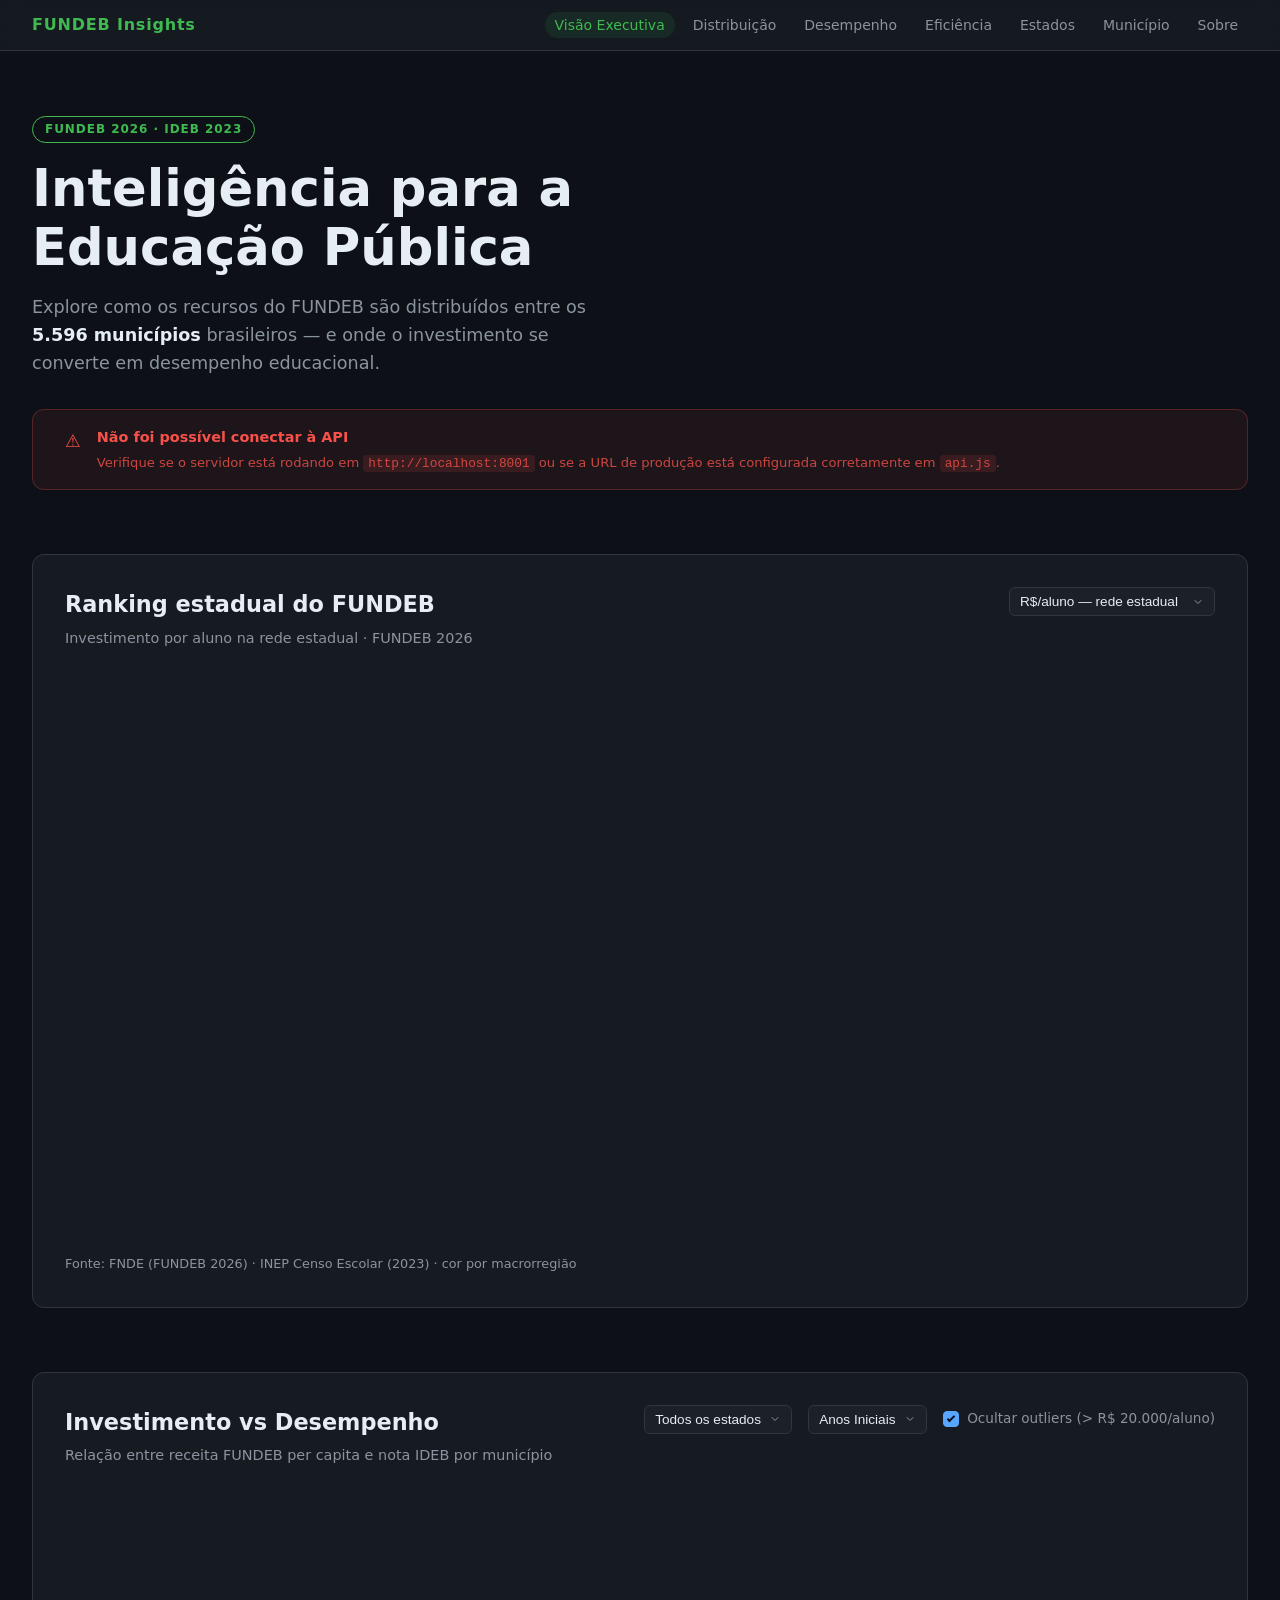
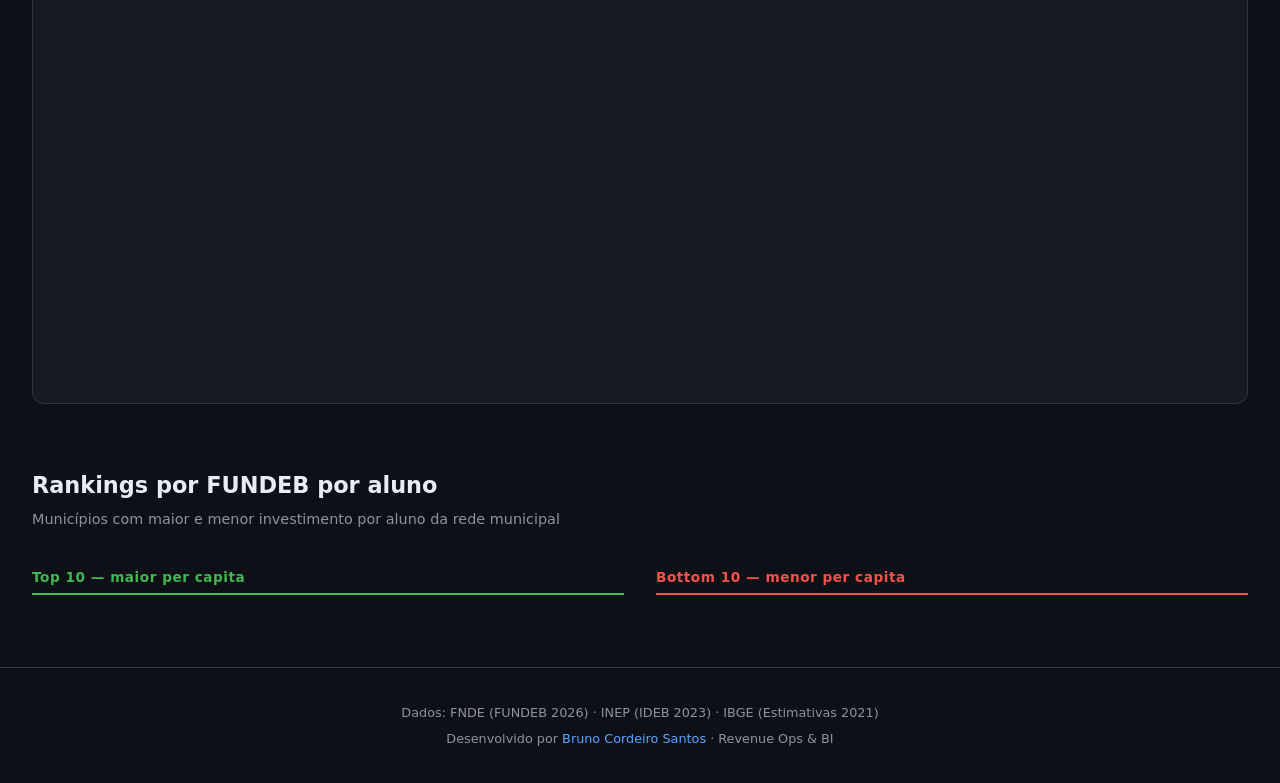
<file: frontend/index.html>
<!DOCTYPE html>
<html lang="pt-BR">
<head>
  <meta charset="UTF-8" />
  <meta name="viewport" content="width=device-width, initial-scale=1.0" />
  <title>FUNDEB Insights — Visão Executiva</title>
  <link rel="stylesheet" href="assets/css/main.css" />
  <script src="https://cdn.plot.ly/plotly-2.32.0.min.js"></script>
</head>
<body>

  <header class="site-header">
    <nav class="nav">
      <span class="nav-logo">FUNDEB Insights</span>
      <button class="nav-toggle" aria-label="Menu" aria-expanded="false">
        <span></span><span></span><span></span>
      </button>
      <ul class="nav-links">
        <li><a href="index.html" class="active">Visão Executiva</a></li>
        <li><a href="pages/distribuicao.html">Distribuição</a></li>
        <li><a href="pages/desempenho.html">Desempenho</a></li>
        <li><a href="pages/eficiencia.html">Eficiência</a></li>
        <li><a href="pages/estados.html">Estados</a></li>
        <li><a href="pages/municipio.html">Município</a></li>
        <li><a href="pages/sobre.html">Sobre</a></li>
      </ul>
    </nav>
  </header>

  <main>
    <section class="hero">
      <div class="hero-badge">FUNDEB 2026 · IDEB 2023</div>
      <h1>Inteligência para a<br>Educação Pública</h1>
      <p>Explore como os recursos do FUNDEB são distribuídos entre os <strong>5.596 municípios</strong> brasileiros — e onde o investimento se converte em desempenho educacional.</p>
    </section>

    <!-- KPI Cards -->
    <section class="section">
      <div class="kpi-grid" id="kpi-grid">
        <div class="kpi-card skeleton"></div>
        <div class="kpi-card skeleton"></div>
        <div class="kpi-card skeleton"></div>
        <div class="kpi-card skeleton"></div>
        <div class="kpi-card skeleton"></div>
      </div>
    </section>

    <!-- Mapa coroplético por estado -->
    <section class="section">
      <div class="chart-card">
        <div class="section-header">
          <div>
            <h2 class="section-title">Ranking estadual do FUNDEB</h2>
            <p class="section-subtitle" id="map-subtitle">Investimento por aluno na rede estadual · FUNDEB 2026</p>
          </div>
          <div class="chart-controls">
            <select id="map-metric" class="select-control">
              <option value="fundeb_per_aluno_estadual">R$/aluno — rede estadual</option>
              <option value="razao_per_aluno">Razão estadual / municipal</option>
              <option value="media_ideb_iniciais">IDEB médio (Anos Iniciais)</option>
            </select>
          </div>
        </div>
        <div id="chart-mapa" class="chart-container chart-container--tall"></div>
        <p class="chart-note">Fonte: FNDE (FUNDEB 2026) · INEP Censo Escolar (2023) · cor por macrorregião</p>
      </div>
    </section>

    <!-- Scatter chart + filter -->
    <section class="section">
      <div class="chart-card">
        <div class="section-header">
          <div>
            <h2 class="section-title">Investimento vs Desempenho</h2>
            <p class="section-subtitle">Relação entre receita FUNDEB per capita e nota IDEB por município</p>
          </div>
          <div class="chart-controls">
            <select id="filter-uf" class="select-control">
              <option value="">Todos os estados</option>
            </select>
            <select id="filter-etapa" class="select-control">
              <option value="ideb_anos_iniciais_2023">Anos Iniciais</option>
              <option value="ideb_anos_finais_2023">Anos Finais</option>
            </select>
            <label class="toggle-label">
              <input type="checkbox" id="filter-outliers" checked />
              Ocultar outliers (&gt; R$ 20.000/aluno)
            </label>
          </div>
        </div>
        <div id="chart-correlacao" class="chart-container"></div>
        <p class="chart-note" id="chart-note"></p>
      </div>
    </section>

    <!-- Top & Bottom ranking -->
    <section class="section">
      <div class="section-header">
        <div>
          <h2 class="section-title">Rankings por FUNDEB por aluno</h2>
          <p class="section-subtitle" id="ranking-subtitle">Municípios com maior e menor investimento por aluno da rede municipal</p>
        </div>
      </div>
      <div class="ranking-grid">
        <div>
          <h3 class="ranking-label ranking-label--top">Top 10 — maior per capita</h3>
          <table class="ranking-table" id="table-top"></table>
        </div>
        <div>
          <h3 class="ranking-label ranking-label--bot">Bottom 10 — menor per capita</h3>
          <table class="ranking-table" id="table-bot"></table>
        </div>
      </div>
    </section>

  </main>

  <footer class="site-footer">
    <p>Dados: FNDE (FUNDEB 2026) · INEP (IDEB 2023) · IBGE (Estimativas 2021)</p>
    <p>Desenvolvido por <a href="https://linkedin.com/in/brunocordeirosantos" target="_blank">Bruno Cordeiro Santos</a> · Revenue Ops &amp; BI</p>
  </footer>

  <script src="assets/js/nav.js"></script>
  <script src="assets/js/api.js"></script>
  <script src="assets/js/charts.js"></script>
  <script src="assets/js/filters.js"></script>
  <script src="assets/js/app.js"></script>
</body>
</html>
</file>
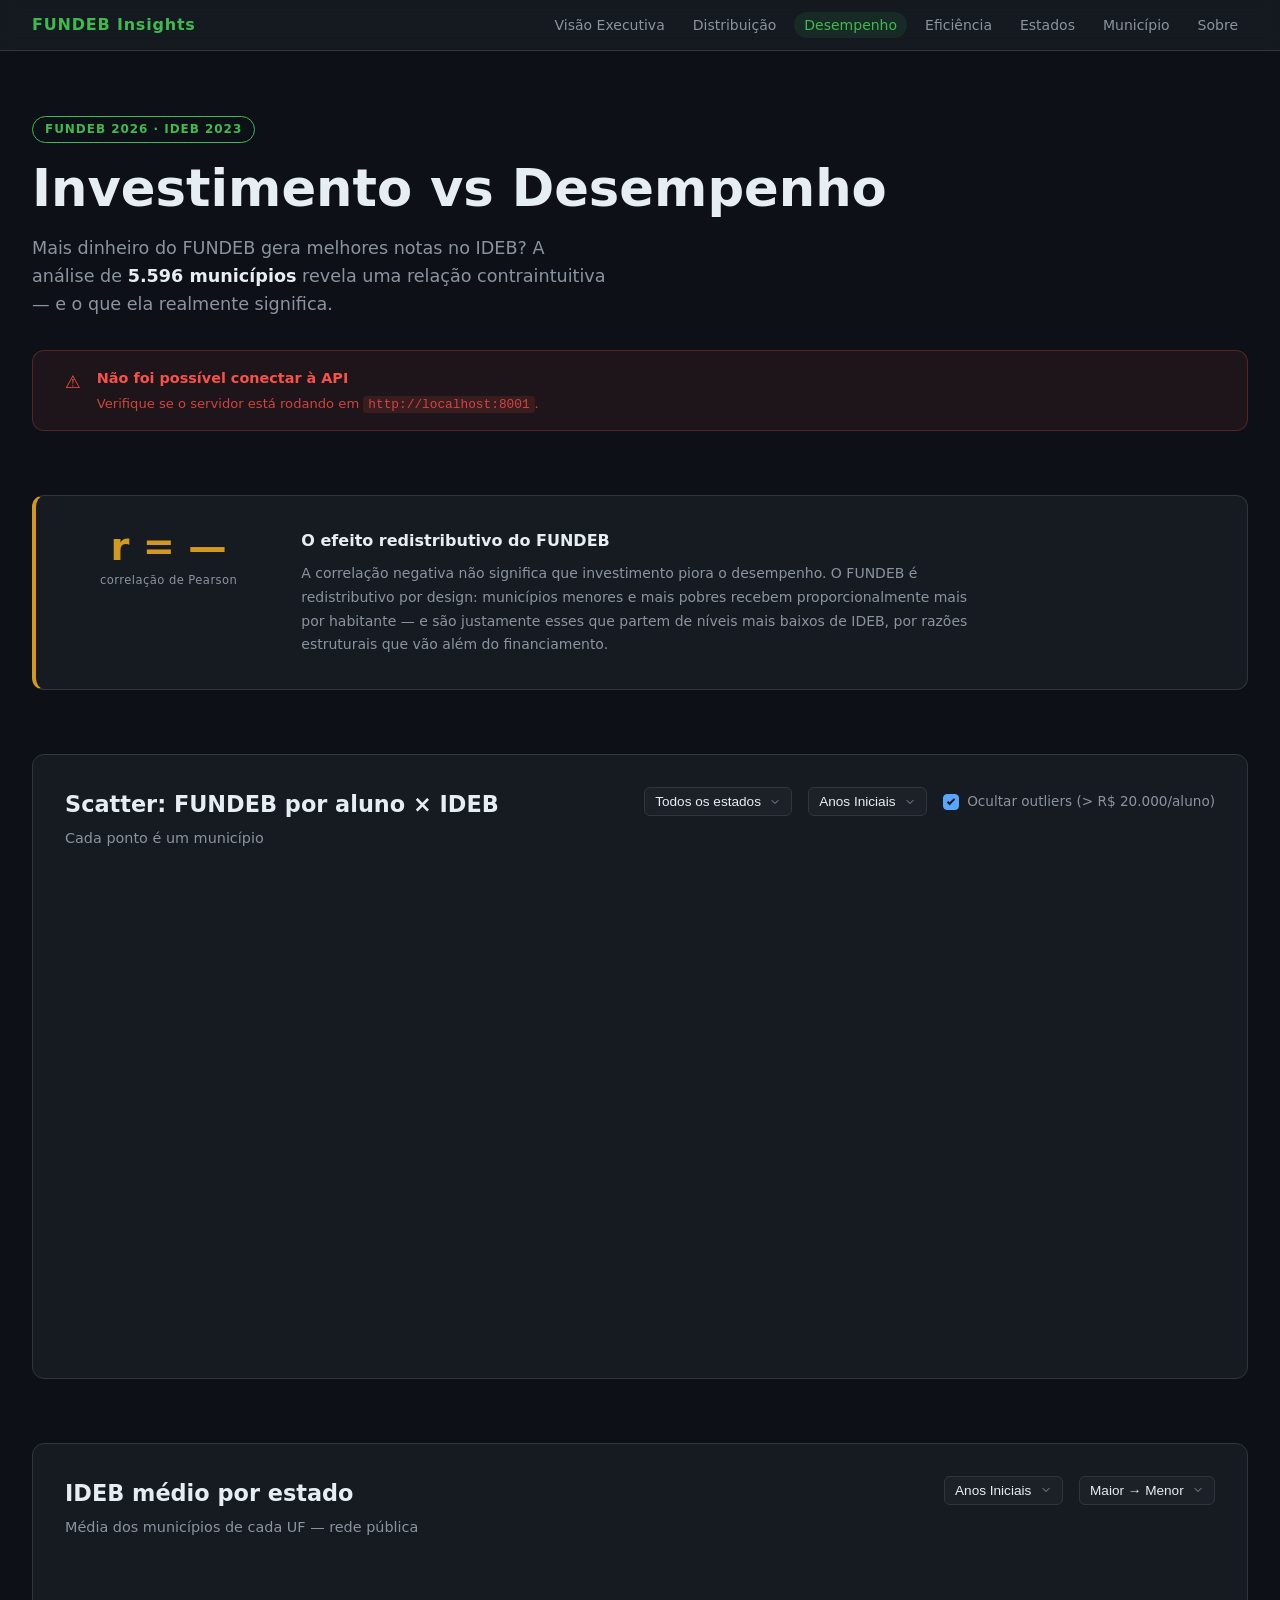
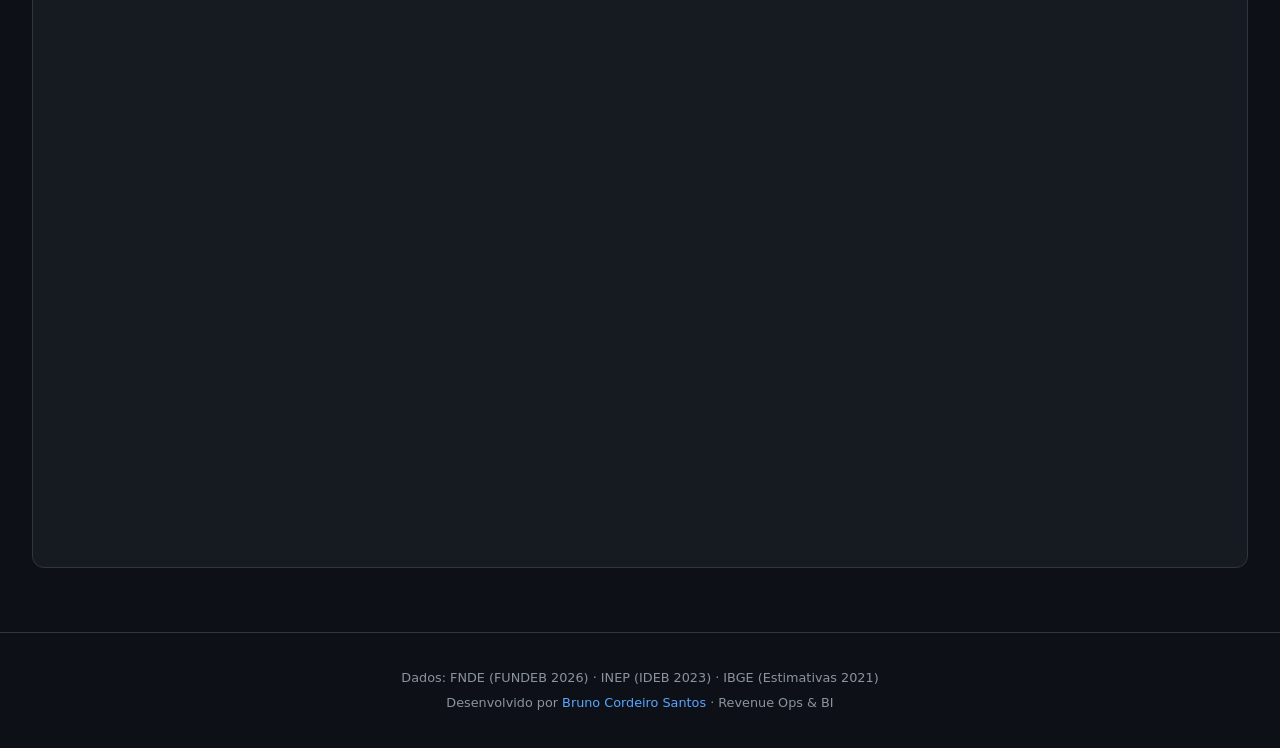
<file: frontend/pages/desempenho.html>
<!DOCTYPE html>
<html lang="pt-BR">
<head>
  <meta charset="UTF-8" />
  <meta name="viewport" content="width=device-width, initial-scale=1.0" />
  <title>FUNDEB Insights — Investimento vs Desempenho</title>
  <link rel="stylesheet" href="../assets/css/main.css" />
  <link rel="stylesheet" href="../assets/css/desempenho.css" />
  <script src="https://cdn.plot.ly/plotly-2.32.0.min.js"></script>
</head>
<body>

  <header class="site-header">
    <nav class="nav">
      <span class="nav-logo">FUNDEB Insights</span>
      <button class="nav-toggle" aria-label="Menu" aria-expanded="false">
        <span></span><span></span><span></span>
      </button>
      <ul class="nav-links">
        <li><a href="../index.html">Visão Executiva</a></li>
        <li><a href="distribuicao.html">Distribuição</a></li>
        <li><a href="desempenho.html" class="active">Desempenho</a></li>
        <li><a href="eficiencia.html">Eficiência</a></li>
        <li><a href="estados.html">Estados</a></li>
        <li><a href="municipio.html">Município</a></li>
        <li><a href="sobre.html">Sobre</a></li>
      </ul>
    </nav>
  </header>

  <main>

    <section class="hero">
      <div class="hero-badge">FUNDEB 2026 · IDEB 2023</div>
      <h1>Investimento vs Desempenho</h1>
      <p>Mais dinheiro do FUNDEB gera melhores notas no IDEB? A análise de <strong>5.596 municípios</strong> revela uma relação contraintuitiva — e o que ela realmente significa.</p>
    </section>

    <!-- KPIs -->
    <section class="section">
      <div class="kpi-grid" id="kpi-grid">
        <div class="kpi-card skeleton"></div>
        <div class="kpi-card skeleton"></div>
        <div class="kpi-card skeleton"></div>
        <div class="kpi-card skeleton"></div>
      </div>
    </section>

    <!-- Callout do insight -->
    <section class="section">
      <div class="insight-callout" id="insight-callout">
        <div class="insight-callout-left">
          <div class="insight-r" id="insight-r">r = —</div>
          <div class="insight-r-label">correlação de Pearson</div>
        </div>
        <div class="insight-callout-body">
          <h3>O efeito redistributivo do FUNDEB</h3>
          <p>
            A correlação negativa não significa que investimento piora o desempenho.
            O FUNDEB é redistributivo por design: municípios menores e mais pobres recebem
            proporcionalmente mais por habitante — e são justamente esses que partem de níveis
            mais baixos de IDEB, por razões estruturais que vão além do financiamento.
          </p>
        </div>
      </div>
    </section>

    <!-- Scatter principal -->
    <section class="section">
      <div class="chart-card">
        <div class="section-header">
          <div>
            <h2 class="section-title">Scatter: FUNDEB por aluno × IDEB</h2>
            <p class="section-subtitle" id="scatter-note">Cada ponto é um município</p>
          </div>
          <div class="chart-controls">
            <select id="filter-uf" class="select-control">
              <option value="">Todos os estados</option>
            </select>
            <select id="filter-etapa" class="select-control">
              <option value="ideb_anos_iniciais_2023">Anos Iniciais</option>
              <option value="ideb_anos_finais_2023">Anos Finais</option>
            </select>
            <label class="toggle-label">
              <input type="checkbox" id="filter-outliers" checked />
              Ocultar outliers (&gt; R$ 20.000/aluno)
            </label>
          </div>
        </div>
        <div id="chart-scatter" class="chart-container"></div>
      </div>
    </section>

    <!-- IDEB por estado -->
    <section class="section">
      <div class="chart-card">
        <div class="section-header">
          <div>
            <h2 class="section-title">IDEB médio por estado</h2>
            <p class="section-subtitle">Média dos municípios de cada UF — rede pública</p>
          </div>
          <div class="chart-controls">
            <select id="filter-etapa-ufs" class="select-control">
              <option value="media_ideb_iniciais">Anos Iniciais</option>
              <option value="media_ideb_finais">Anos Finais</option>
            </select>
            <select id="filter-ordem-ufs" class="select-control">
              <option value="desc">Maior → Menor</option>
              <option value="asc">Menor → Maior</option>
            </select>
          </div>
        </div>
        <div id="chart-ideb-ufs" class="chart-container chart-container--tall"></div>
      </div>
    </section>

  </main>

  <footer class="site-footer">
    <p>Dados: FNDE (FUNDEB 2026) · INEP (IDEB 2023) · IBGE (Estimativas 2021)</p>
    <p>Desenvolvido por <a href="https://linkedin.com/in/brunocordeirosantos" target="_blank">Bruno Cordeiro Santos</a> · Revenue Ops &amp; BI</p>
  </footer>

  <script src="../assets/js/nav.js"></script>
  <script src="../assets/js/api.js"></script>
  <script src="../assets/js/desempenho.js"></script>
</body>
</html>
</file>
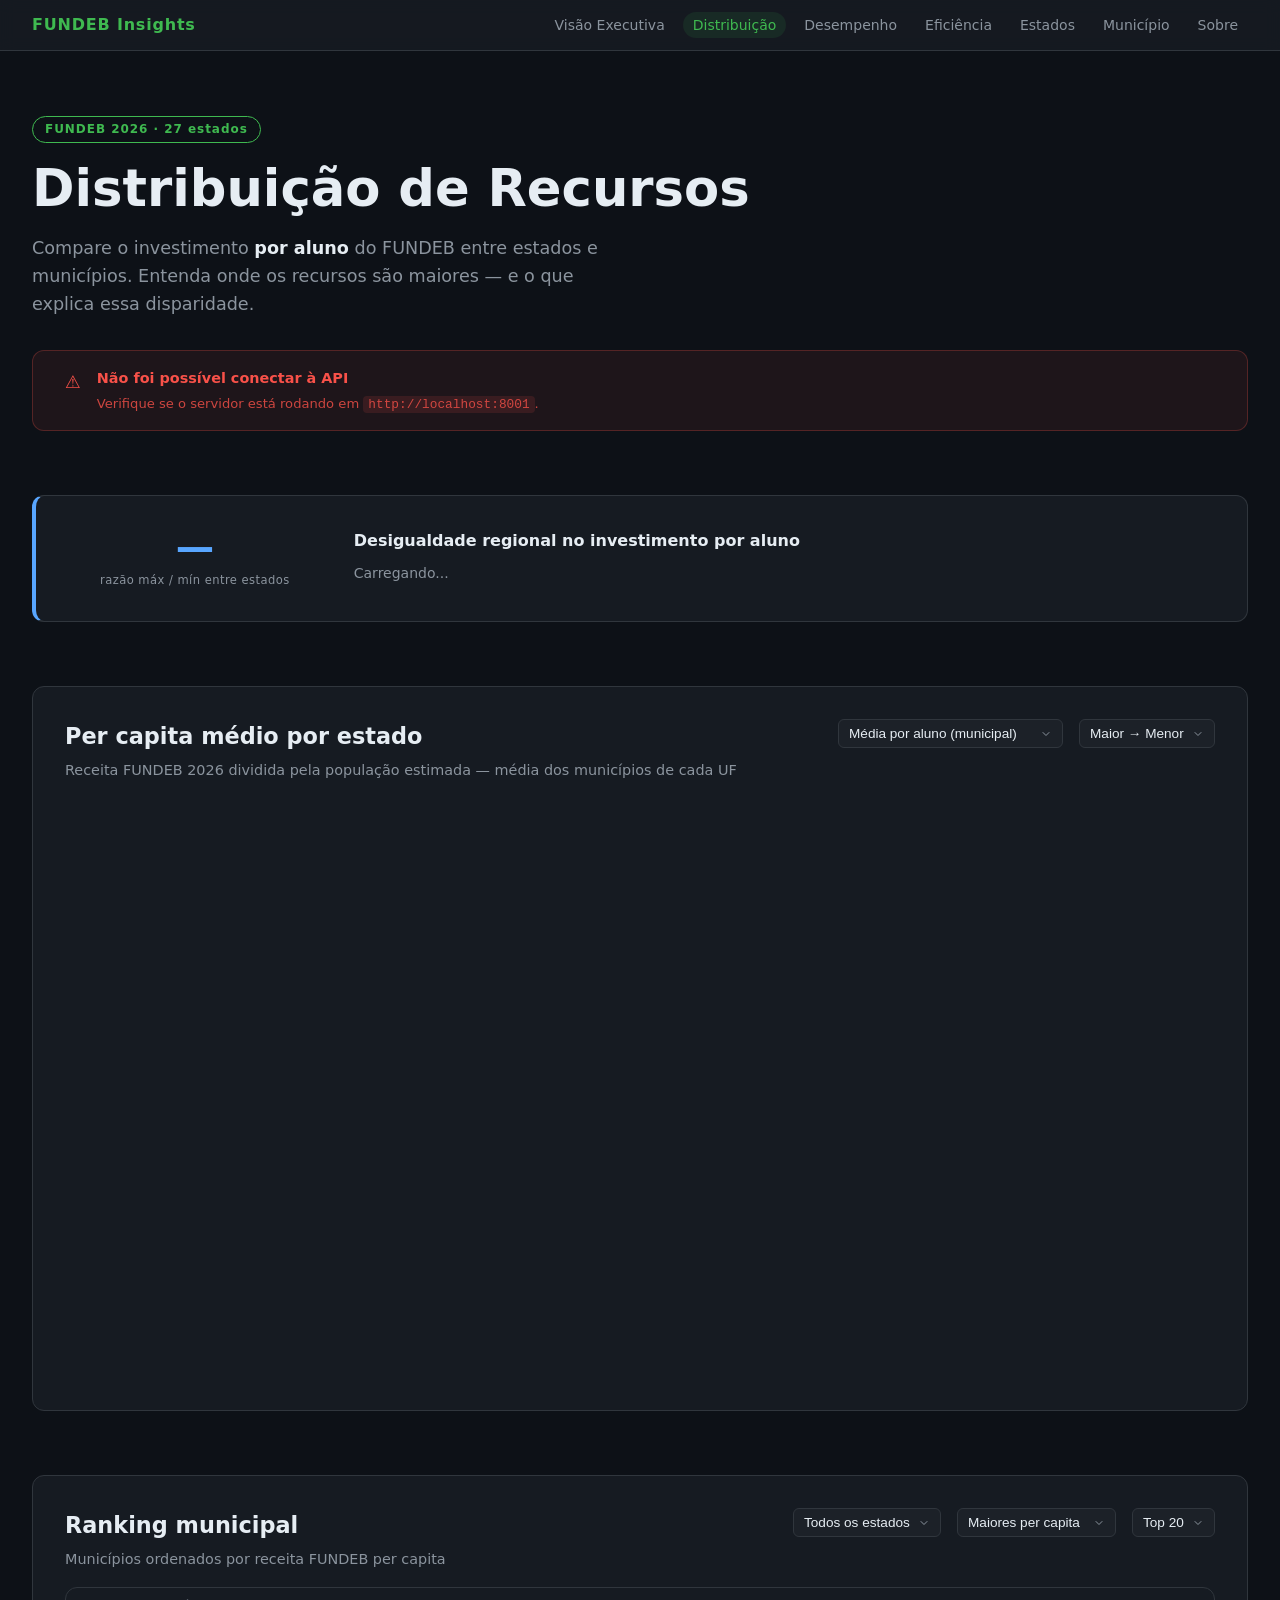
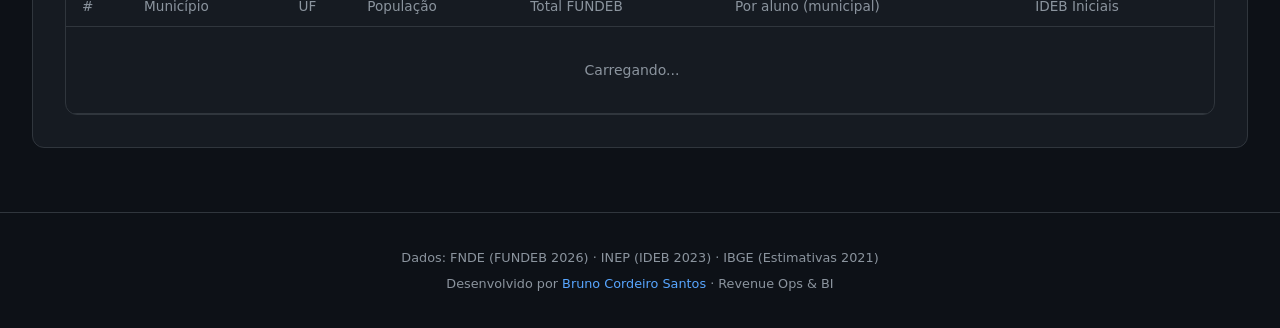
<file: frontend/pages/distribuicao.html>
<!DOCTYPE html>
<html lang="pt-BR">
<head>
  <meta charset="UTF-8" />
  <meta name="viewport" content="width=device-width, initial-scale=1.0" />
  <title>FUNDEB Insights — Distribuição de Recursos</title>
  <link rel="stylesheet" href="../assets/css/main.css" />
  <link rel="stylesheet" href="../assets/css/distribuicao.css" />
  <script src="https://cdn.plot.ly/plotly-2.32.0.min.js"></script>
</head>
<body>

  <header class="site-header">
    <nav class="nav">
      <span class="nav-logo">FUNDEB Insights</span>
      <button class="nav-toggle" aria-label="Menu" aria-expanded="false">
        <span></span><span></span><span></span>
      </button>
      <ul class="nav-links">
        <li><a href="../index.html">Visão Executiva</a></li>
        <li><a href="distribuicao.html" class="active">Distribuição</a></li>
        <li><a href="desempenho.html">Desempenho</a></li>
        <li><a href="eficiencia.html">Eficiência</a></li>
        <li><a href="estados.html">Estados</a></li>
        <li><a href="municipio.html">Município</a></li>
        <li><a href="sobre.html">Sobre</a></li>
      </ul>
    </nav>
  </header>

  <main>

    <section class="hero">
      <div class="hero-badge">FUNDEB 2026 · 27 estados</div>
      <h1>Distribuição de Recursos</h1>
      <p>Compare o investimento <strong>por aluno</strong> do FUNDEB entre estados e municípios. Entenda onde os recursos são maiores — e o que explica essa disparidade.</p>
    </section>

    <!-- KPIs rápidos -->
    <section class="section">
      <div class="kpi-grid" id="kpi-grid">
        <div class="kpi-card skeleton"></div>
        <div class="kpi-card skeleton"></div>
        <div class="kpi-card skeleton"></div>
        <div class="kpi-card skeleton"></div>
      </div>
    </section>

    <!-- Insight callout -->
    <section class="section">
      <div class="dist-insight">
        <div class="dist-insight-stat">
          <div class="dist-insight-value" id="insight-ratio">—</div>
          <div class="dist-insight-label">razão máx / mín entre estados</div>
        </div>
        <div class="dist-insight-body">
          <h3>Desigualdade regional no investimento por aluno</h3>
          <p id="insight-body">Carregando...</p>
        </div>
      </div>
    </section>

    <!-- Gráfico por estado -->
    <section class="section">
      <div class="chart-card">
        <div class="section-header">
          <div>
            <h2 class="section-title">Per capita médio por estado</h2>
            <p class="section-subtitle" id="chart-ufs-note">Receita FUNDEB 2026 dividida pela população estimada — média dos municípios de cada UF</p>
          </div>
          <div class="chart-controls">
            <select id="filter-metrica" class="select-control">
              <option value="media_per_aluno_municipal" selected>Média por aluno (municipal)</option>
              <option value="mediana_per_aluno_municipal">Mediana por aluno (municipal)</option>
              <option value="soma_receitas">Total FUNDEB (R$)</option>
              <option value="media_per_capita">Média per capita (hab.)</option>
              <option value="mediana_per_capita">Mediana per capita (hab.)</option>
            </select>
            <select id="filter-ordem" class="select-control">
              <option value="desc">Maior → Menor</option>
              <option value="asc">Menor → Maior</option>
            </select>
          </div>
        </div>
        <div id="chart-ufs" class="chart-container chart-container--tall"></div>
      </div>
    </section>

    <!-- Ranking por município -->
    <section class="section">
      <div class="chart-card">
        <div class="section-header">
          <div>
            <h2 class="section-title">Ranking municipal</h2>
            <p class="section-subtitle">Municípios ordenados por receita FUNDEB per capita</p>
          </div>
          <div class="chart-controls">
            <select id="rank-uf" class="select-control">
              <option value="">Todos os estados</option>
            </select>
            <select id="rank-ordem" class="select-control">
              <option value="desc">Maiores per capita</option>
              <option value="asc">Menores per capita</option>
            </select>
            <select id="rank-limite" class="select-control">
              <option value="10">Top 10</option>
              <option value="20" selected>Top 20</option>
              <option value="50">Top 50</option>
            </select>
          </div>
        </div>
        <div id="ranking-error" class="api-alert" style="display:none">
          <span class="api-alert-icon">⚠️</span>
          <div class="api-alert-body">
            <span class="api-alert-title">Erro ao carregar ranking</span>
            <span class="api-alert-desc">Verifique a conexão com a API.</span>
          </div>
        </div>
        <div class="table-wrap">
          <table class="ranking-table" id="ranking-table">
            <thead>
              <tr>
                <th>#</th>
                <th>Município</th>
                <th>UF</th>
                <th>População</th>
                <th>Total FUNDEB</th>
                <th>Por aluno (municipal)</th>
                <th>IDEB Iniciais</th>
              </tr>
            </thead>
            <tbody id="ranking-body">
              <tr><td colspan="7" class="table-loading">Carregando...</td></tr>
            </tbody>
          </table>
        </div>
      </div>
    </section>

  </main>

  <footer class="site-footer">
    <p>Dados: FNDE (FUNDEB 2026) · INEP (IDEB 2023) · IBGE (Estimativas 2021)</p>
    <p>Desenvolvido por <a href="https://linkedin.com/in/brunocordeirosantos" target="_blank">Bruno Cordeiro Santos</a> · Revenue Ops &amp; BI</p>
  </footer>

  <script src="../assets/js/nav.js"></script>
  <script src="../assets/js/api.js"></script>
  <script src="../assets/js/distribuicao.js"></script>
</body>
</html>
</file>
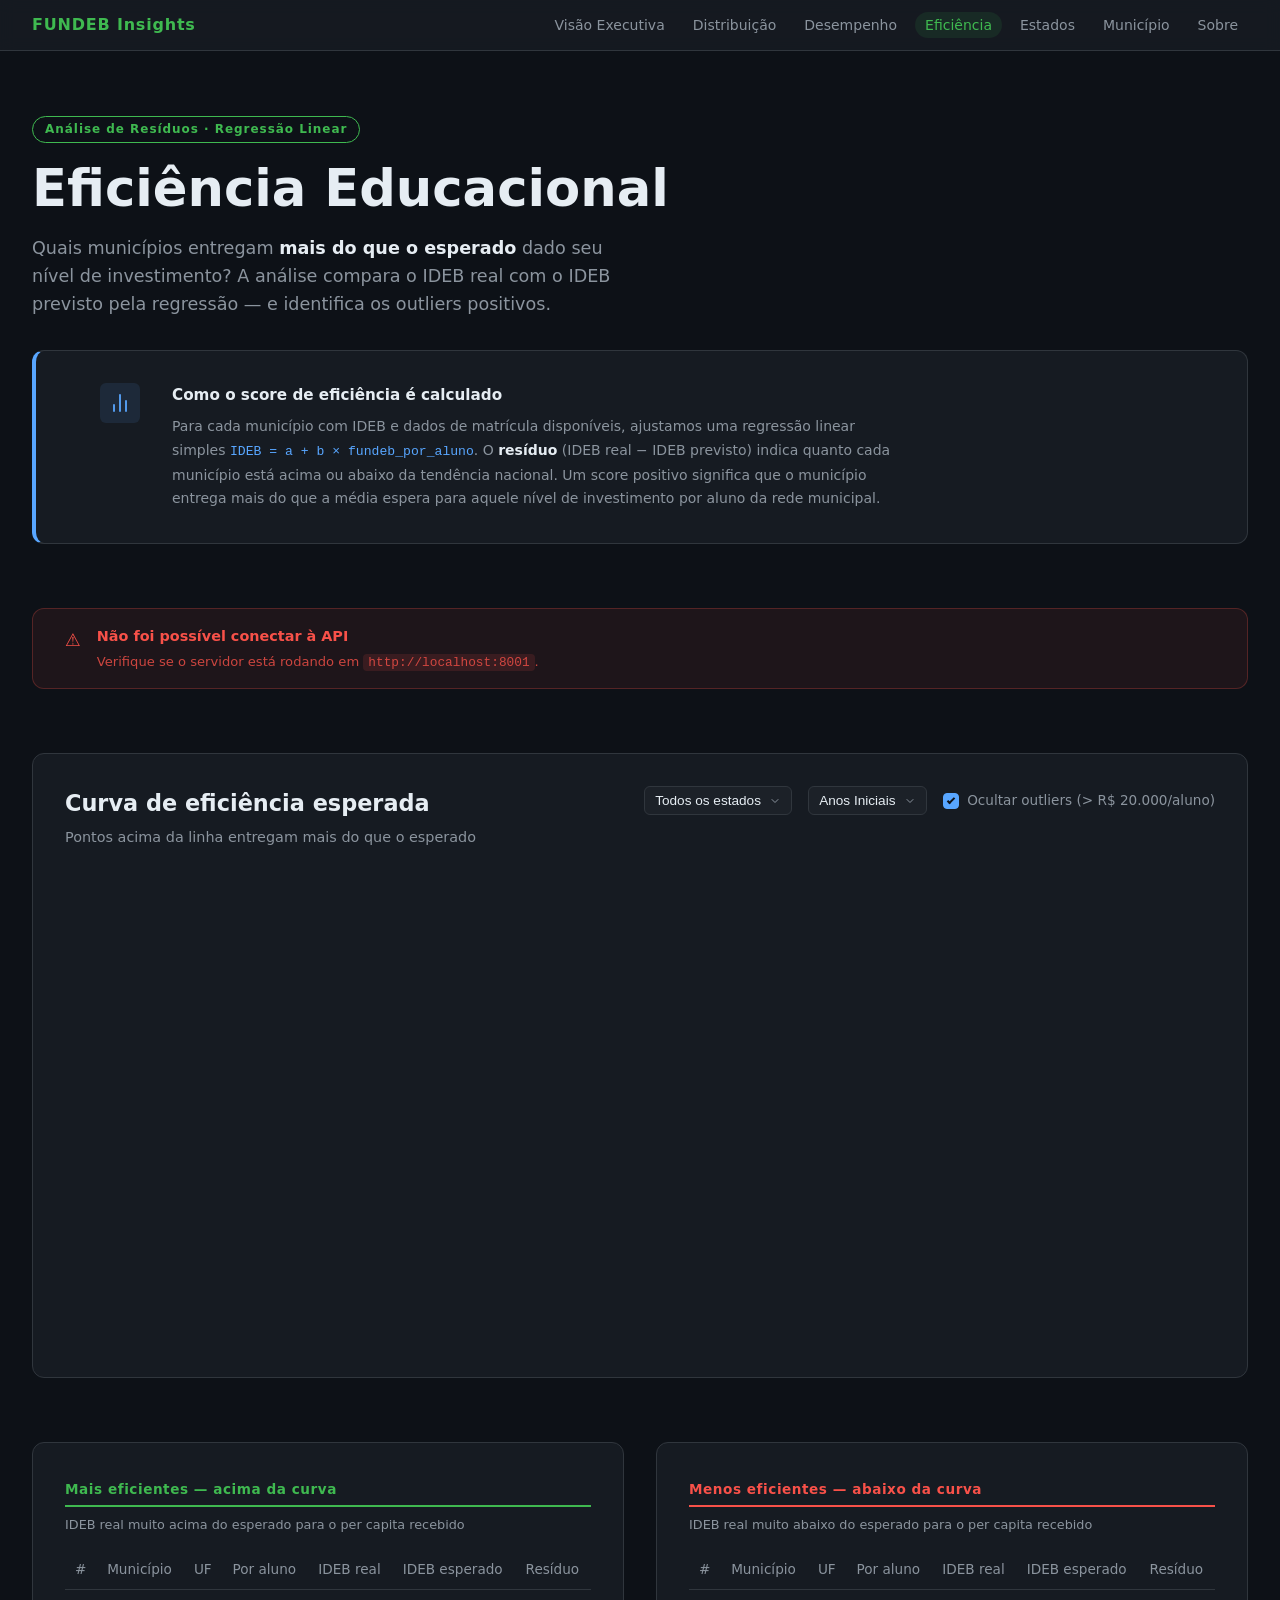
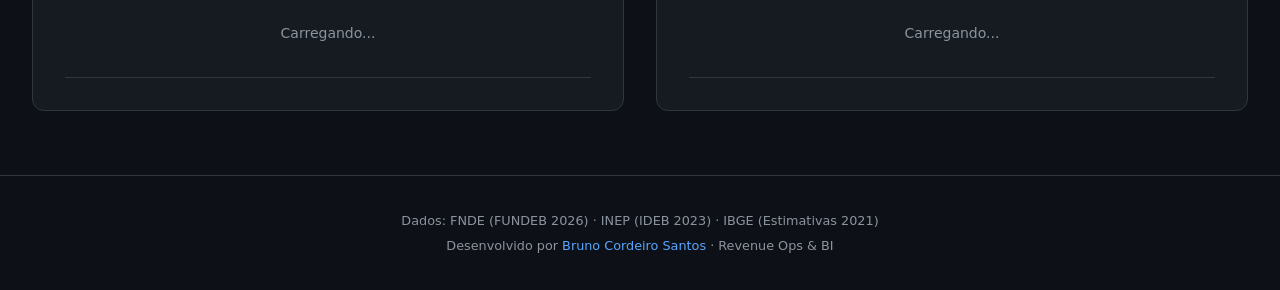
<file: frontend/pages/eficiencia.html>
<!DOCTYPE html>
<html lang="pt-BR">
<head>
  <meta charset="UTF-8" />
  <meta name="viewport" content="width=device-width, initial-scale=1.0" />
  <title>FUNDEB Insights — Eficiência Educacional</title>
  <link rel="stylesheet" href="../assets/css/main.css" />
  <link rel="stylesheet" href="../assets/css/eficiencia.css" />
  <script src="https://cdn.plot.ly/plotly-2.32.0.min.js"></script>
</head>
<body>

  <header class="site-header">
    <nav class="nav">
      <span class="nav-logo">FUNDEB Insights</span>
      <button class="nav-toggle" aria-label="Menu" aria-expanded="false">
        <span></span><span></span><span></span>
      </button>
      <ul class="nav-links">
        <li><a href="../index.html">Visão Executiva</a></li>
        <li><a href="distribuicao.html">Distribuição</a></li>
        <li><a href="desempenho.html">Desempenho</a></li>
        <li><a href="eficiencia.html" class="active">Eficiência</a></li>
        <li><a href="estados.html">Estados</a></li>
        <li><a href="municipio.html">Município</a></li>
        <li><a href="sobre.html">Sobre</a></li>
      </ul>
    </nav>
  </header>

  <main>

    <section class="hero">
      <div class="hero-badge">Análise de Resíduos · Regressão Linear</div>
      <h1>Eficiência Educacional</h1>
      <p>Quais municípios entregam <strong>mais do que o esperado</strong> dado seu nível de investimento? A análise compara o IDEB real com o IDEB previsto pela regressão — e identifica os outliers positivos.</p>
    </section>

    <!-- Metodologia -->
    <section class="section">
      <div class="method-callout">
        <div class="method-icon">
          <svg viewBox="0 0 24 24" fill="none" stroke="currentColor" stroke-width="1.8" stroke-linecap="round" stroke-linejoin="round">
            <line x1="18" y1="20" x2="18" y2="10"/><line x1="12" y1="20" x2="12" y2="4"/><line x1="6" y1="20" x2="6" y2="14"/>
          </svg>
        </div>
        <div class="method-body">
          <h3>Como o score de eficiência é calculado</h3>
          <p>
            Para cada município com IDEB e dados de matrícula disponíveis, ajustamos uma regressão linear simples
            <em>IDEB = a + b × fundeb_por_aluno</em>. O <strong>resíduo</strong> (IDEB real − IDEB previsto) indica quanto
            cada município está acima ou abaixo da tendência nacional. Um score positivo significa que o município
            entrega mais do que a média espera para aquele nível de investimento por aluno da rede municipal.
          </p>
        </div>
      </div>
    </section>

    <!-- KPIs -->
    <section class="section">
      <div class="kpi-grid" id="kpi-grid">
        <div class="kpi-card skeleton"></div>
        <div class="kpi-card skeleton"></div>
        <div class="kpi-card skeleton"></div>
        <div class="kpi-card skeleton"></div>
      </div>
    </section>

    <!-- Scatter com linha de regressão -->
    <section class="section">
      <div class="chart-card">
        <div class="section-header">
          <div>
            <h2 class="section-title">Curva de eficiência esperada</h2>
            <p class="section-subtitle" id="scatter-note">Pontos acima da linha entregam mais do que o esperado</p>
          </div>
          <div class="chart-controls">
            <select id="filter-uf" class="select-control">
              <option value="">Todos os estados</option>
            </select>
            <select id="filter-etapa" class="select-control">
              <option value="iniciais">Anos Iniciais</option>
              <option value="finais">Anos Finais</option>
            </select>
            <label class="toggle-label">
              <input type="checkbox" id="filter-outliers" checked />
              Ocultar outliers (&gt; R$ 20.000/aluno)
            </label>
          </div>
        </div>
        <div id="chart-scatter" class="chart-container"></div>
      </div>
    </section>

    <!-- Rankings de eficiência -->
    <section class="section">
      <div class="efficiency-rankings">

        <div class="eff-block">
          <h3 class="ranking-label ranking-label--top">Mais eficientes — acima da curva</h3>
          <p class="eff-subtitle">IDEB real muito acima do esperado para o per capita recebido</p>
          <table class="ranking-table" id="table-efficient">
            <thead>
              <tr><th>#</th><th>Município</th><th>UF</th><th>Por aluno</th><th>IDEB real</th><th>IDEB esperado</th><th>Resíduo</th></tr>
            </thead>
            <tbody><tr><td colspan="7" class="table-loading">Carregando...</td></tr></tbody>
          </table>
        </div>

        <div class="eff-block">
          <h3 class="ranking-label ranking-label--bot">Menos eficientes — abaixo da curva</h3>
          <p class="eff-subtitle">IDEB real muito abaixo do esperado para o per capita recebido</p>
          <table class="ranking-table" id="table-inefficient">
            <thead>
              <tr><th>#</th><th>Município</th><th>UF</th><th>Por aluno</th><th>IDEB real</th><th>IDEB esperado</th><th>Resíduo</th></tr>
            </thead>
            <tbody><tr><td colspan="7" class="table-loading">Carregando...</td></tr></tbody>
          </table>
        </div>

      </div>
    </section>

  </main>

  <footer class="site-footer">
    <p>Dados: FNDE (FUNDEB 2026) · INEP (IDEB 2023) · IBGE (Estimativas 2021)</p>
    <p>Desenvolvido por <a href="https://linkedin.com/in/brunocordeirosantos" target="_blank">Bruno Cordeiro Santos</a> · Revenue Ops &amp; BI</p>
  </footer>

  <script src="../assets/js/nav.js"></script>
  <script src="../assets/js/api.js"></script>
  <script src="../assets/js/eficiencia.js"></script>
</body>
</html>
</file>
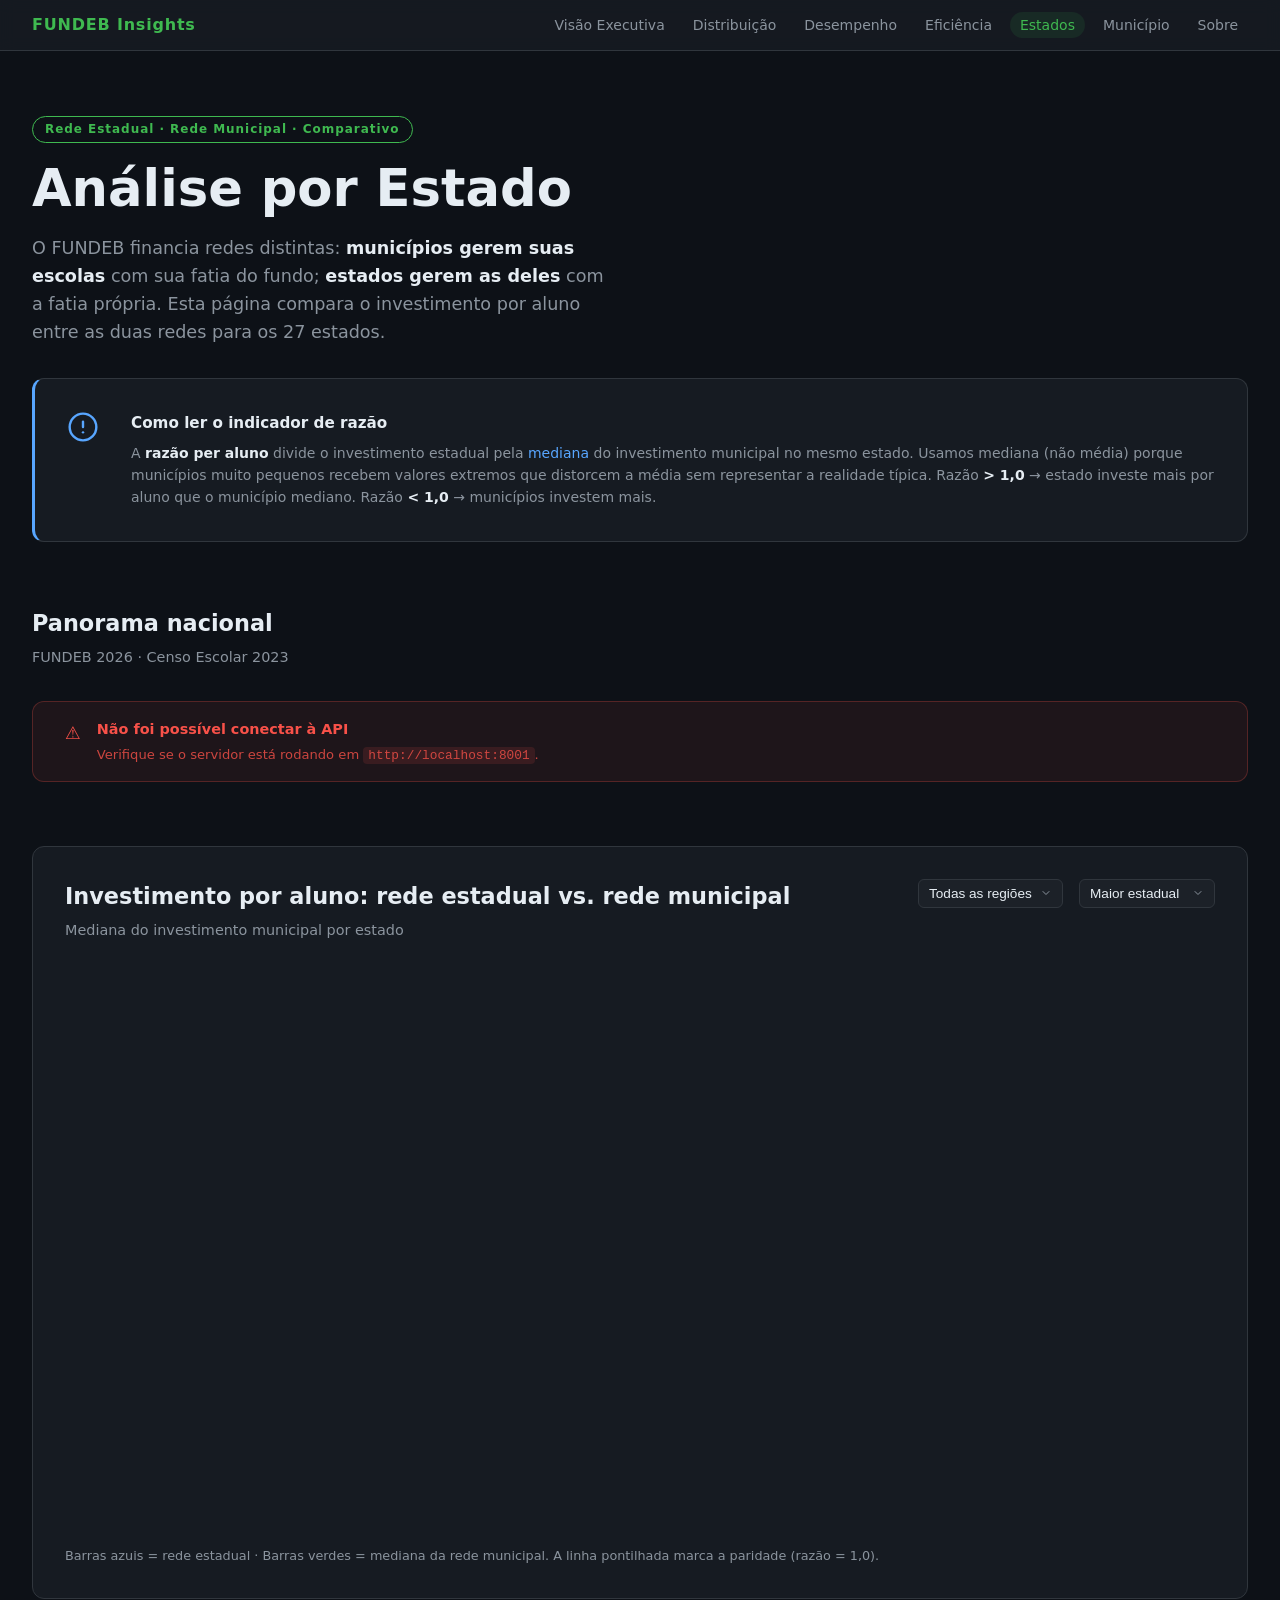
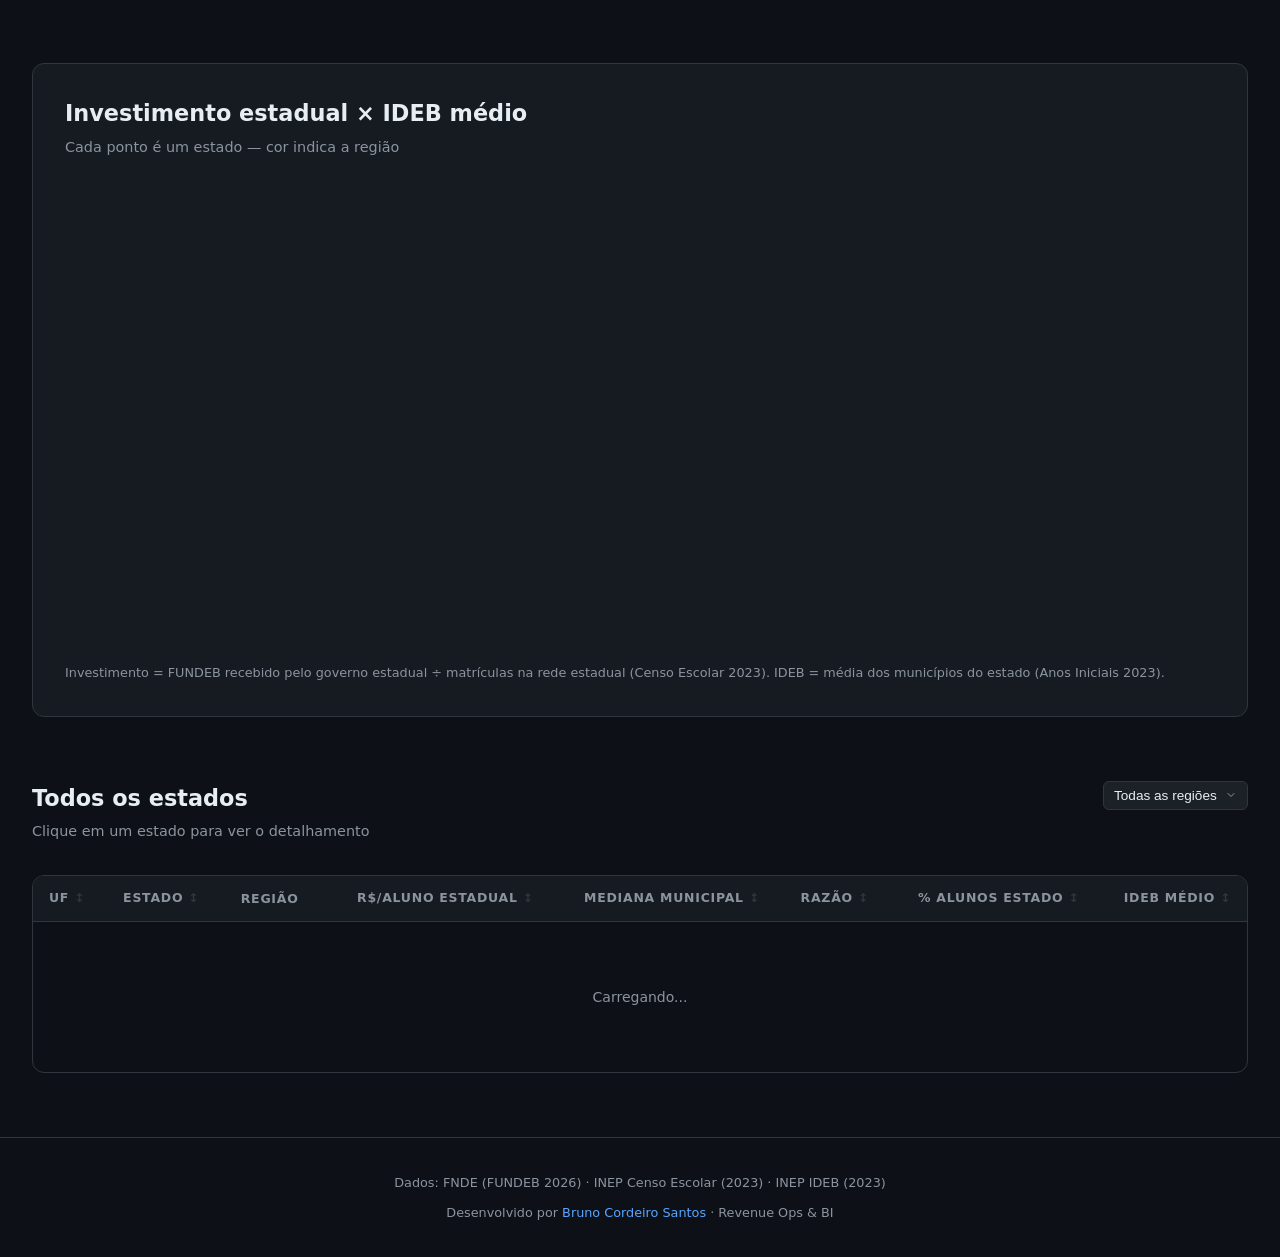
<file: frontend/pages/estados.html>
<!DOCTYPE html>
<html lang="pt-BR">
<head>
  <meta charset="UTF-8" />
  <meta name="viewport" content="width=device-width, initial-scale=1.0" />
  <title>FUNDEB Insights — Análise Estadual</title>
  <link rel="stylesheet" href="../assets/css/main.css" />
  <link rel="stylesheet" href="../assets/css/estados.css" />
  <script src="https://cdn.plot.ly/plotly-2.32.0.min.js"></script>
</head>
<body>

  <header class="site-header">
    <nav class="nav">
      <span class="nav-logo">FUNDEB Insights</span>
      <button class="nav-toggle" aria-label="Menu" aria-expanded="false">
        <span></span><span></span><span></span>
      </button>
      <ul class="nav-links">
        <li><a href="../index.html">Visão Executiva</a></li>
        <li><a href="distribuicao.html">Distribuição</a></li>
        <li><a href="desempenho.html">Desempenho</a></li>
        <li><a href="eficiencia.html">Eficiência</a></li>
        <li><a href="estados.html" class="active">Estados</a></li>
        <li><a href="municipio.html">Município</a></li>
        <li><a href="sobre.html">Sobre</a></li>
      </ul>
    </nav>
  </header>

  <main>

    <section class="hero">
      <div class="hero-badge">Rede Estadual · Rede Municipal · Comparativo</div>
      <h1>Análise por Estado</h1>
      <p>
        O FUNDEB financia redes distintas: <strong>municípios gerem suas escolas</strong> com
        sua fatia do fundo; <strong>estados gerem as deles</strong> com a fatia própria.
        Esta página compara o investimento por aluno entre as duas redes para os 27 estados.
      </p>
    </section>

    <!-- Callout metodológico -->
    <section class="section">
      <div class="method-callout">
        <div class="method-icon">
          <svg viewBox="0 0 24 24" fill="none" stroke="currentColor" stroke-width="1.8" stroke-linecap="round" stroke-linejoin="round">
            <circle cx="12" cy="12" r="10"/><line x1="12" y1="8" x2="12" y2="12"/><line x1="12" y1="16" x2="12.01" y2="16"/>
          </svg>
        </div>
        <div class="method-body">
          <h3>Como ler o indicador de razão</h3>
          <p>
            A <strong>razão per aluno</strong> divide o investimento estadual pela <em>mediana</em> do investimento municipal
            no mesmo estado. Usamos mediana (não média) porque municípios muito pequenos recebem valores
            extremos que distorcem a média sem representar a realidade típica.
            Razão <strong>&gt; 1,0</strong> → estado investe mais por aluno que o município mediano.
            Razão <strong>&lt; 1,0</strong> → municípios investem mais.
          </p>
        </div>
      </div>
    </section>

    <!-- KPIs nacionais -->
    <section class="section">
      <div class="section-header">
        <div>
          <h2 class="section-title">Panorama nacional</h2>
          <p class="section-subtitle">FUNDEB 2026 · Censo Escolar 2023</p>
        </div>
      </div>
      <div class="kpi-grid" id="kpi-grid">
        <div class="kpi-card skeleton"></div>
        <div class="kpi-card skeleton"></div>
        <div class="kpi-card skeleton"></div>
        <div class="kpi-card skeleton"></div>
        <div class="kpi-card skeleton"></div>
      </div>
    </section>

    <!-- Gráfico comparativo: barras agrupadas estadual vs municipal -->
    <section class="section">
      <div class="chart-card">
        <div class="section-header">
          <div>
            <h2 class="section-title">Investimento por aluno: rede estadual vs. rede municipal</h2>
            <p class="section-subtitle" id="chart-bar-note">Mediana do investimento municipal por estado</p>
          </div>
          <div class="chart-controls">
            <select id="filter-regiao" class="select-control">
              <option value="">Todas as regiões</option>
              <option value="Norte">Norte</option>
              <option value="Nordeste">Nordeste</option>
              <option value="Sudeste">Sudeste</option>
              <option value="Sul">Sul</option>
              <option value="Centro-Oeste">Centro-Oeste</option>
            </select>
            <select id="filter-ordem-bar" class="select-control">
              <option value="estadual_desc">Maior estadual</option>
              <option value="estadual_asc">Menor estadual</option>
              <option value="razao_desc">Maior razão</option>
              <option value="razao_asc">Menor razão</option>
              <option value="uf_asc">Alfabética</option>
            </select>
          </div>
        </div>
        <div id="chart-bar" class="chart-container chart-container--tall"></div>
        <p class="chart-note">
          Barras azuis = rede estadual · Barras verdes = mediana da rede municipal.
          A linha pontilhada marca a paridade (razão = 1,0).
        </p>
      </div>
    </section>

    <!-- Scatter: per aluno estadual × IDEB -->
    <section class="section">
      <div class="chart-card">
        <div class="section-header">
          <div>
            <h2 class="section-title">Investimento estadual × IDEB médio</h2>
            <p class="section-subtitle">Cada ponto é um estado — cor indica a região</p>
          </div>
        </div>
        <div id="chart-scatter" class="chart-container"></div>
        <p class="chart-note">
          Investimento = FUNDEB recebido pelo governo estadual ÷ matrículas na rede estadual (Censo Escolar 2023).
          IDEB = média dos municípios do estado (Anos Iniciais 2023).
        </p>
      </div>
    </section>

    <!-- Tabela completa -->
    <section class="section">
      <div class="section-header">
        <div>
          <h2 class="section-title">Todos os estados</h2>
          <p class="section-subtitle" id="table-note">Clique em um estado para ver o detalhamento</p>
        </div>
        <div class="chart-controls">
          <select id="filter-regiao-table" class="select-control">
            <option value="">Todas as regiões</option>
            <option value="Norte">Norte</option>
            <option value="Nordeste">Nordeste</option>
            <option value="Sudeste">Sudeste</option>
            <option value="Sul">Sul</option>
            <option value="Centro-Oeste">Centro-Oeste</option>
          </select>
        </div>
      </div>

      <div class="table-wrap">
        <table class="estados-table" id="estados-table">
          <thead>
            <tr>
              <th data-col="uf" class="sortable">UF <span class="sort-icon">↕</span></th>
              <th data-col="nome_estado" class="sortable">Estado <span class="sort-icon">↕</span></th>
              <th>Região</th>
              <th data-col="fundeb_per_aluno_estadual" class="sortable num">R$/aluno estadual <span class="sort-icon">↕</span></th>
              <th data-col="mediana_per_aluno_municipal" class="sortable num">Mediana municipal <span class="sort-icon">↕</span></th>
              <th data-col="razao_per_aluno" class="sortable num">Razão <span class="sort-icon">↕</span></th>
              <th data-col="pct_mat_estadual" class="sortable num">% alunos estado <span class="sort-icon">↕</span></th>
              <th data-col="media_ideb_iniciais" class="sortable num">IDEB médio <span class="sort-icon">↕</span></th>
            </tr>
          </thead>
          <tbody id="estados-tbody">
            <tr><td colspan="8" class="table-loading">Carregando...</td></tr>
          </tbody>
        </table>
      </div>
    </section>

    <!-- Painel de detalhes do estado selecionado -->
    <section class="section" id="detail-panel" style="display:none">
      <div class="detail-card">
        <div class="detail-header">
          <div class="detail-uf-badge" id="detail-uf">--</div>
          <div>
            <h2 class="detail-title" id="detail-nome">—</h2>
            <p class="detail-regiao" id="detail-regiao">—</p>
          </div>
          <button class="detail-close" id="detail-close" aria-label="Fechar">✕</button>
        </div>
        <div class="detail-grid">
          <div class="detail-block">
            <div class="detail-block-title">Rede Estadual</div>
            <div class="detail-row"><span>FUNDEB recebido</span><strong id="d-fundeb-est">—</strong></div>
            <div class="detail-row"><span>Matrículas rede estadual</span><strong id="d-mat-est">—</strong></div>
            <div class="detail-row"><span>Investimento por aluno</span><strong id="d-per-aluno-est" class="highlight-primary">—</strong></div>
            <div class="detail-row"><span>Complementação federal</span><strong id="d-comp-uniao">—</strong></div>
          </div>
          <div class="detail-block">
            <div class="detail-block-title">Rede Municipal (agregado dos municípios)</div>
            <div class="detail-row"><span>FUNDEB total municípios</span><strong id="d-fundeb-mun">—</strong></div>
            <div class="detail-row"><span>Matrículas rede municipal</span><strong id="d-mat-mun">—</strong></div>
            <div class="detail-row"><span>Investimento por aluno (mediana)</span><strong id="d-per-aluno-mun" class="highlight-accent">—</strong></div>
            <div class="detail-row"><span>Número de municípios</span><strong id="d-n-mun">—</strong></div>
          </div>
          <div class="detail-block detail-block--full">
            <div class="detail-block-title">Distribuição de matrículas públicas</div>
            <div class="detail-dist" id="d-dist-bar"></div>
            <div class="detail-row"><span>% gerida pelo estado</span><strong id="d-pct-est">—</strong></div>
            <div class="detail-row"><span>IDEB médio dos municípios</span><strong id="d-ideb">—</strong></div>
            <div class="detail-row"><span>Razão estado ÷ mediana municipal</span><strong id="d-razao">—</strong></div>
          </div>
        </div>
      </div>
    </section>

  </main>

  <footer class="site-footer">
    <p>Dados: FNDE (FUNDEB 2026) · INEP Censo Escolar (2023) · INEP IDEB (2023)</p>
    <p>Desenvolvido por <a href="https://linkedin.com/in/brunocordeirosantos" target="_blank">Bruno Cordeiro Santos</a> · Revenue Ops &amp; BI</p>
  </footer>

  <script src="../assets/js/nav.js"></script>
  <script src="../assets/js/api.js"></script>
  <script src="../assets/js/estados.js"></script>
</body>
</html>
</file>
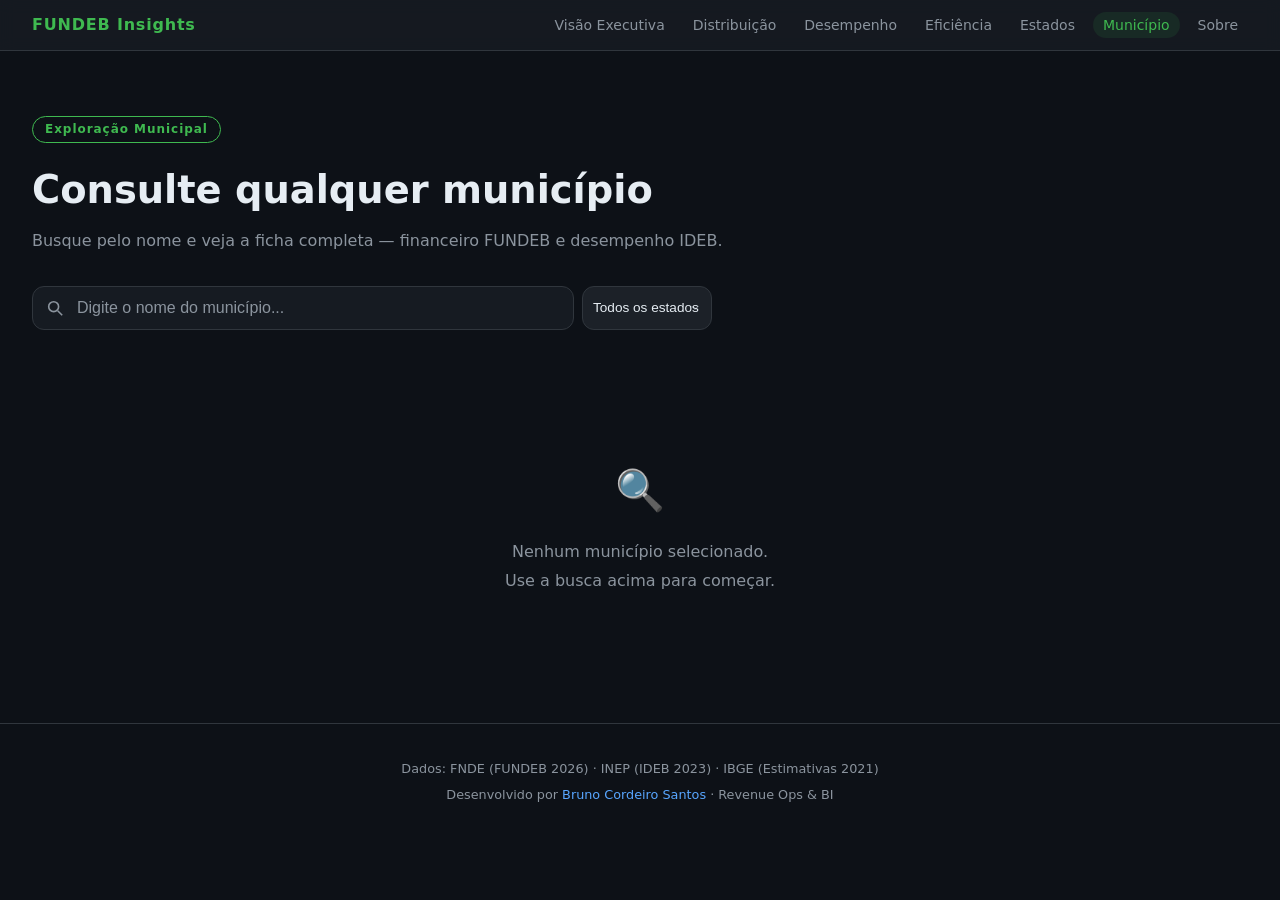
<file: frontend/pages/municipio.html>
<!DOCTYPE html>
<html lang="pt-BR">
<head>
  <meta charset="UTF-8" />
  <meta name="viewport" content="width=device-width, initial-scale=1.0" />
  <title>FUNDEB Insights — Exploração Municipal</title>
  <link rel="stylesheet" href="../assets/css/main.css" />
  <link rel="stylesheet" href="../assets/css/municipio.css" />
</head>
<body>

  <header class="site-header">
    <nav class="nav">
      <span class="nav-logo">FUNDEB Insights</span>
      <button class="nav-toggle" aria-label="Menu" aria-expanded="false">
        <span></span><span></span><span></span>
      </button>
      <ul class="nav-links">
        <li><a href="../index.html">Visão Executiva</a></li>
        <li><a href="distribuicao.html">Distribuição</a></li>
        <li><a href="desempenho.html">Desempenho</a></li>
        <li><a href="eficiencia.html">Eficiência</a></li>
        <li><a href="estados.html">Estados</a></li>
        <li><a href="municipio.html" class="active">Município</a></li>
        <li><a href="sobre.html">Sobre</a></li>
      </ul>
    </nav>
  </header>

  <main>

    <!-- Search -->
    <section class="section search-section">
      <div class="search-hero">
        <div class="hero-badge">Exploração Municipal</div>
        <h1>Consulte qualquer município</h1>
        <p>Busque pelo nome e veja a ficha completa — financeiro FUNDEB e desempenho IDEB.</p>
      </div>

      <div class="search-bar-wrap">
        <div class="search-row">
          <div class="search-input-wrap">
            <svg class="search-icon" viewBox="0 0 20 20" fill="none" stroke="currentColor" stroke-width="1.8">
              <circle cx="8.5" cy="8.5" r="5.5"/><line x1="13" y1="13" x2="18" y2="18"/>
            </svg>
            <input
              id="search-input"
              type="text"
              class="search-input"
              placeholder="Digite o nome do município..."
              autocomplete="off"
            />
            <div id="autocomplete-list" class="autocomplete-list hidden"></div>
          </div>
          <select id="filter-uf" class="select-control select-uf">
            <option value="">Todos os estados</option>
          </select>
        </div>
      </div>
    </section>

    <!-- Empty state -->
    <section class="section" id="empty-state">
      <div class="empty-state">
        <div class="empty-icon">🔍</div>
        <p>Nenhum município selecionado.<br>Use a busca acima para começar.</p>
      </div>
    </section>

    <!-- Municipality card -->
    <section class="section hidden" id="municipio-card">

      <div class="muni-header">
        <div class="muni-header-left">
          <div class="muni-uf-badge" id="muni-uf"></div>
          <div>
            <h2 class="muni-name" id="muni-name"></h2>
            <p class="muni-cod" id="muni-cod"></p>
          </div>
        </div>
        <div class="muni-header-right">
          <div class="muni-pop-block">
            <span class="muni-pop-label">População estimada</span>
            <span class="muni-pop-value" id="muni-pop"></span>
          </div>
        </div>
      </div>

      <div class="muni-body">

        <!-- Financial block -->
        <div class="muni-block">
          <h3 class="muni-block-title">
            <span class="block-dot block-dot--green"></span>
            Financeiro FUNDEB 2026
          </h3>

          <div class="metric-row metric-row--highlight">
            <span class="metric-label">Receita total prevista</span>
            <span class="metric-value" id="fin-total"></span>
          </div>
          <div class="metric-row metric-row--highlight">
            <span class="metric-label">Por aluno — rede municipal</span>
            <span class="metric-value metric-value--primary" id="fin-per-capita"></span>
          </div>

          <div class="metric-divider"></div>

          <div class="metric-row">
            <span class="metric-label">Contribuição estados/municípios</span>
            <span class="metric-value" id="fin-contribuicao"></span>
          </div>
          <div class="metric-row">
            <span class="metric-label">Complementação VAAF</span>
            <span class="metric-value" id="fin-vaaf"></span>
          </div>
          <div class="metric-row">
            <span class="metric-label">Complementação VAAT</span>
            <span class="metric-value" id="fin-vaat"></span>
          </div>
          <div class="metric-row">
            <span class="metric-label">Complementação VAAR</span>
            <span class="metric-value" id="fin-vaar"></span>
          </div>
          <div class="metric-row metric-row--total">
            <span class="metric-label">Complementação da União (total)</span>
            <span class="metric-value" id="fin-uniao"></span>
          </div>

          <div class="metric-divider"></div>
          <p class="comparison-label">Por aluno vs medianas</p>
          <div id="pc-comparisons"></div>
        </div>

        <!-- Educational block -->
        <div class="muni-block">
          <h3 class="muni-block-title">
            <span class="block-dot block-dot--blue"></span>
            Desempenho Educacional — IDEB 2023
          </h3>

          <div class="ideb-scores">
            <div class="ideb-card" id="ideb-iniciais-card">
              <div class="ideb-etapa">Anos Iniciais</div>
              <div class="ideb-score" id="ideb-iniciais">—</div>
              <div class="ideb-sub">Ens. Fundamental I · Rede pública</div>
            </div>
            <div class="ideb-card" id="ideb-finais-card">
              <div class="ideb-etapa">Anos Finais</div>
              <div class="ideb-score" id="ideb-finais">—</div>
              <div class="ideb-sub">Ens. Fundamental II · Rede pública</div>
            </div>
          </div>

          <div class="metric-divider"></div>
          <p class="comparison-label">IDEB Anos Iniciais vs médias</p>
          <div id="ideb-comparisons"></div>

          <div class="metric-divider"></div>
          <p class="comparison-label">IDEB Anos Finais vs médias</p>
          <div id="ideb-finais-comparisons"></div>
        </div>

      </div>
    </section>

  </main>

  <footer class="site-footer">
    <p>Dados: FNDE (FUNDEB 2026) · INEP (IDEB 2023) · IBGE (Estimativas 2021)</p>
    <p>Desenvolvido por <a href="https://linkedin.com/in/brunocordeirosantos" target="_blank">Bruno Cordeiro Santos</a> · Revenue Ops &amp; BI</p>
  </footer>

  <script src="../assets/js/nav.js"></script>
  <script src="../assets/js/api.js"></script>
  <script src="../assets/js/municipio.js"></script>
</body>
</html>
</file>
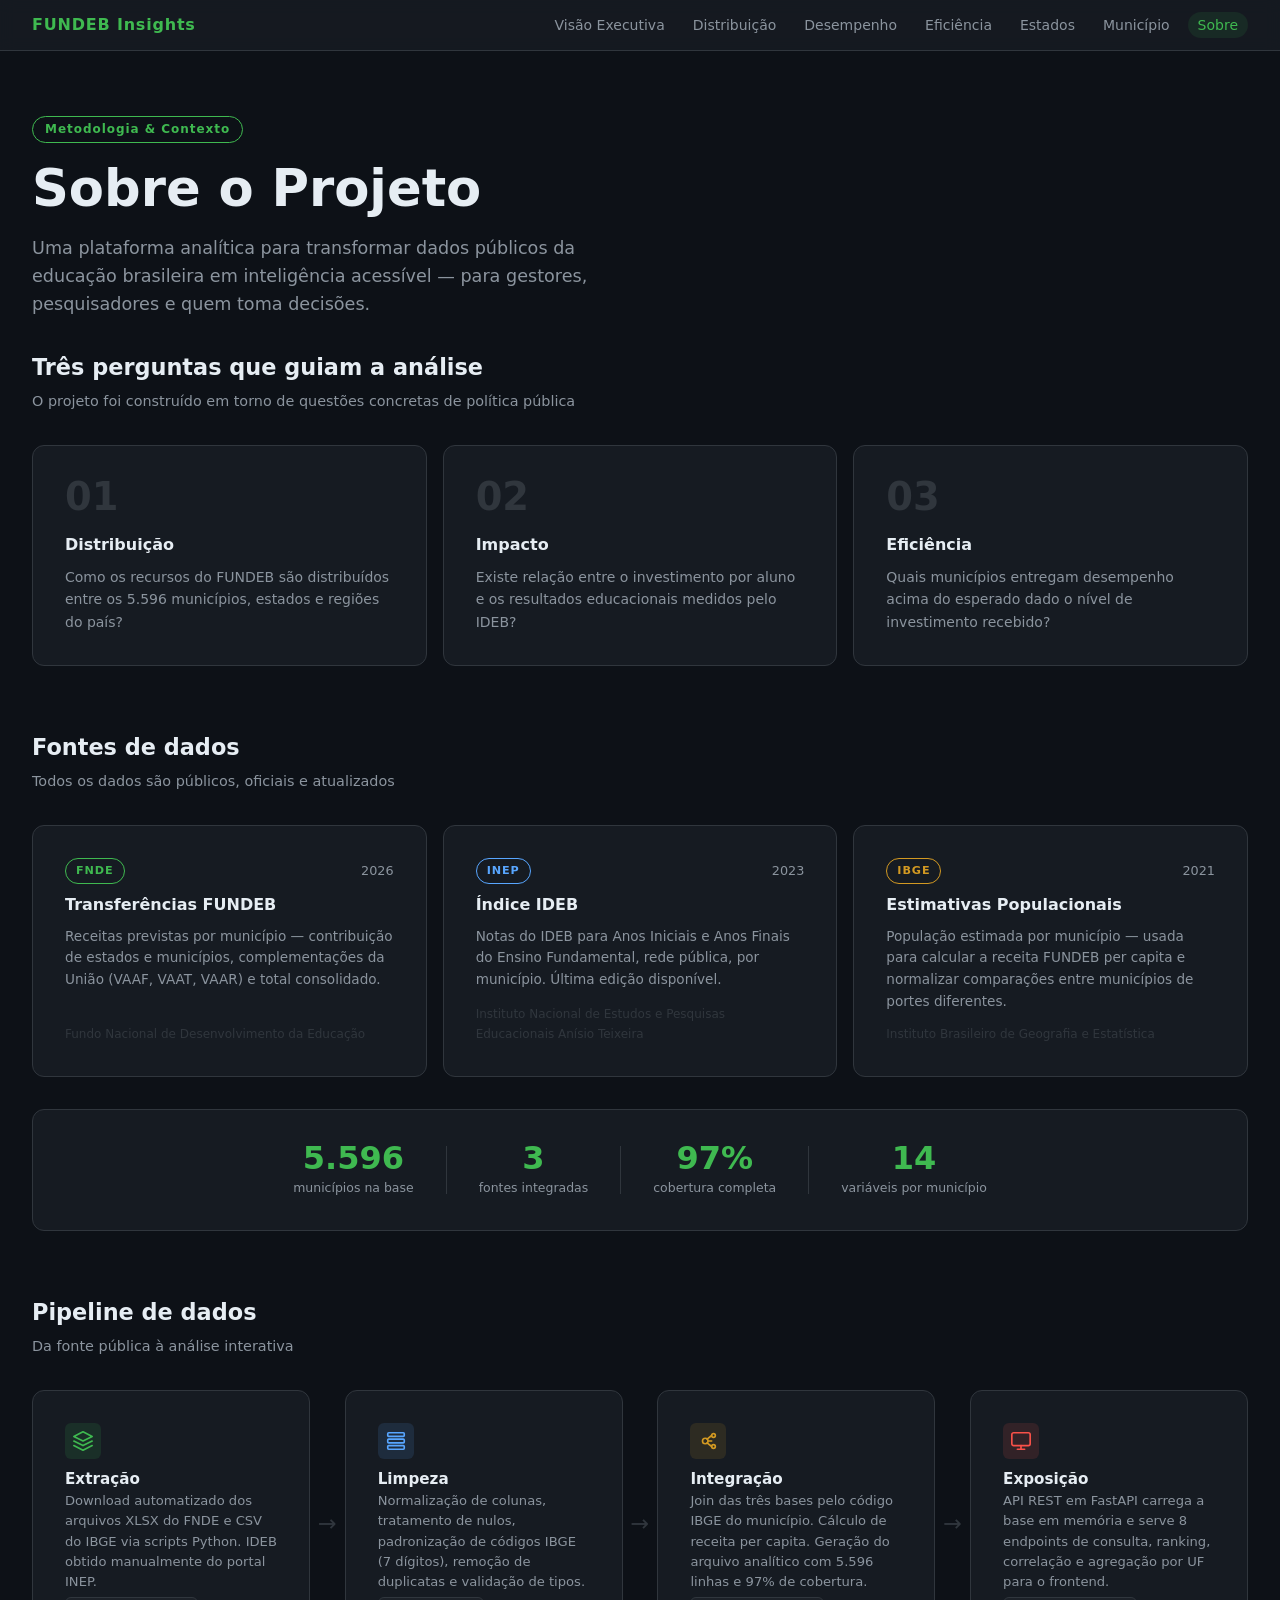
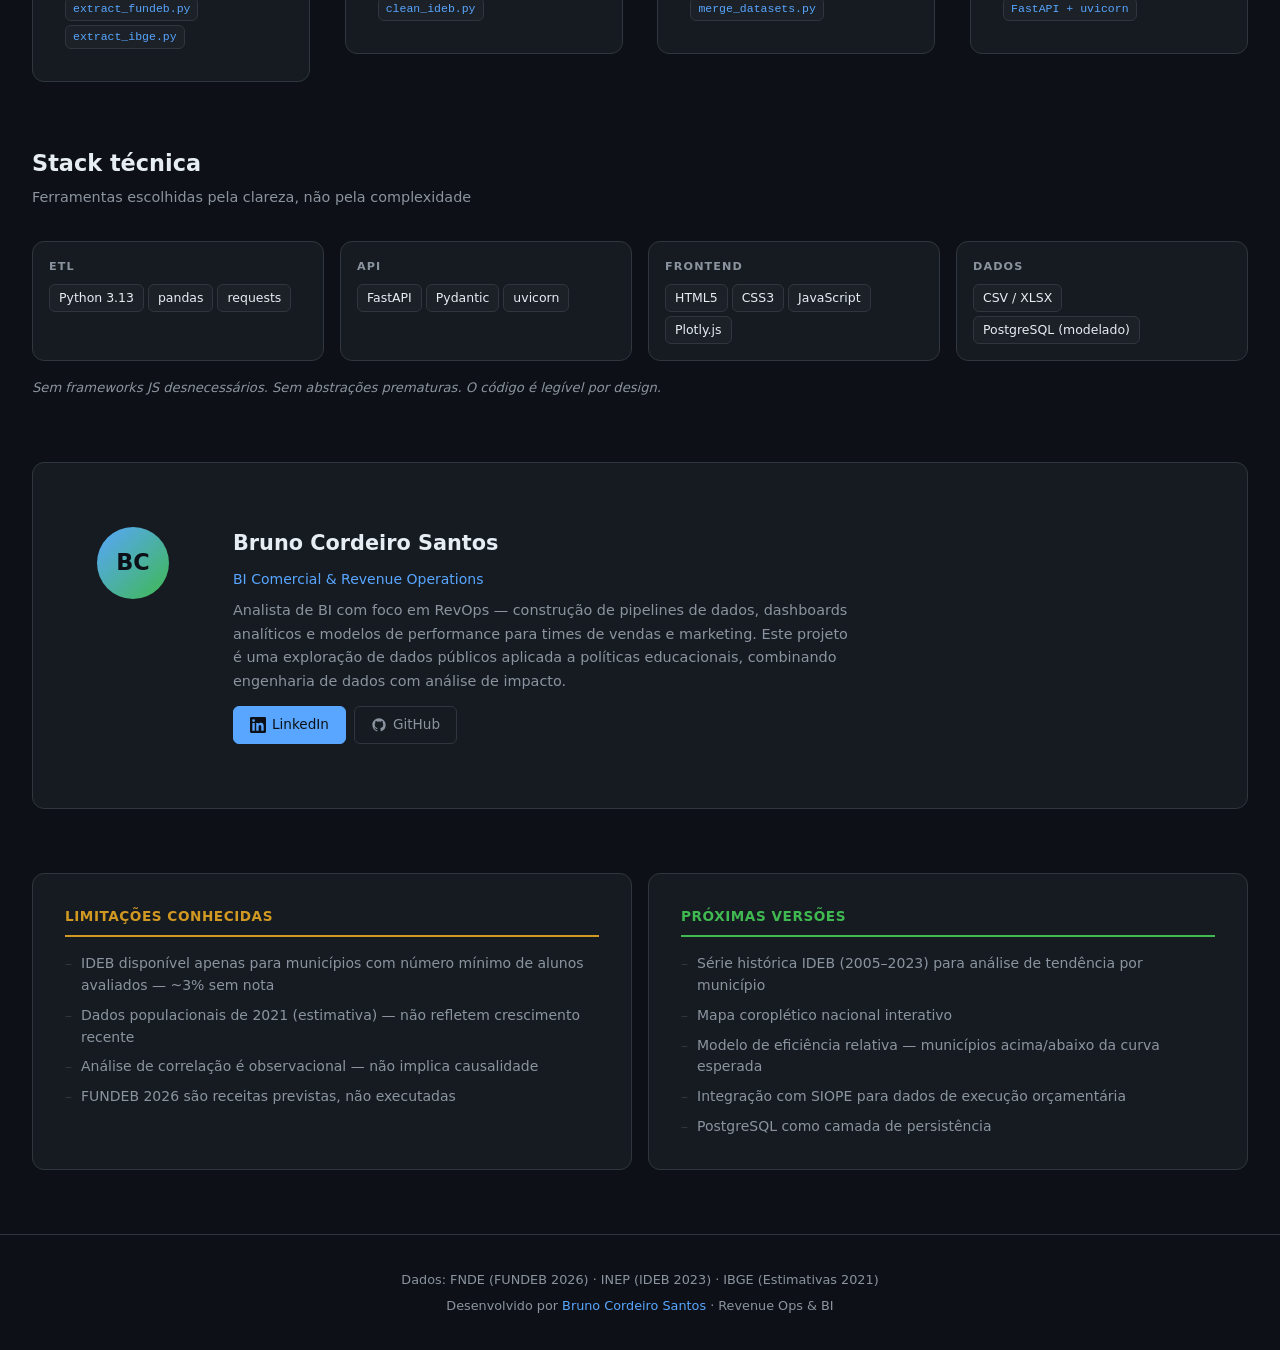
<file: frontend/pages/sobre.html>
<!DOCTYPE html>
<html lang="pt-BR">
<head>
  <meta charset="UTF-8" />
  <meta name="viewport" content="width=device-width, initial-scale=1.0" />
  <title>FUNDEB Insights — Sobre o Projeto</title>
  <link rel="stylesheet" href="../assets/css/main.css" />
  <link rel="stylesheet" href="../assets/css/sobre.css" />
</head>
<body>

  <header class="site-header">
    <nav class="nav">
      <span class="nav-logo">FUNDEB Insights</span>
      <button class="nav-toggle" aria-label="Menu" aria-expanded="false">
        <span></span><span></span><span></span>
      </button>
      <ul class="nav-links">
        <li><a href="../index.html">Visão Executiva</a></li>
        <li><a href="distribuicao.html">Distribuição</a></li>
        <li><a href="desempenho.html">Desempenho</a></li>
        <li><a href="eficiencia.html">Eficiência</a></li>
        <li><a href="estados.html">Estados</a></li>
        <li><a href="municipio.html">Município</a></li>
        <li><a href="sobre.html" class="active">Sobre</a></li>
      </ul>
    </nav>
  </header>

  <main>

    <!-- Hero -->
    <section class="hero">
      <div class="hero-badge">Metodologia &amp; Contexto</div>
      <h1>Sobre o Projeto</h1>
      <p>Uma plataforma analítica para transformar dados públicos da educação brasileira em inteligência acessível — para gestores, pesquisadores e quem toma decisões.</p>
    </section>

    <!-- Perguntas centrais -->
    <section class="section">
      <div class="section-header">
        <div>
          <h2 class="section-title">Três perguntas que guiam a análise</h2>
          <p class="section-subtitle">O projeto foi construído em torno de questões concretas de política pública</p>
        </div>
      </div>
      <div class="questions-grid">
        <div class="question-card">
          <div class="question-number">01</div>
          <h3>Distribuição</h3>
          <p>Como os recursos do FUNDEB são distribuídos entre os 5.596 municípios, estados e regiões do país?</p>
        </div>
        <div class="question-card">
          <div class="question-number">02</div>
          <h3>Impacto</h3>
          <p>Existe relação entre o investimento por aluno e os resultados educacionais medidos pelo IDEB?</p>
        </div>
        <div class="question-card">
          <div class="question-number">03</div>
          <h3>Eficiência</h3>
          <p>Quais municípios entregam desempenho acima do esperado dado o nível de investimento recebido?</p>
        </div>
      </div>
    </section>

    <!-- Fontes de dados -->
    <section class="section">
      <div class="section-header">
        <div>
          <h2 class="section-title">Fontes de dados</h2>
          <p class="section-subtitle">Todos os dados são públicos, oficiais e atualizados</p>
        </div>
      </div>
      <div class="sources-grid">

        <div class="source-card">
          <div class="source-header">
            <span class="source-badge source-badge--green">FNDE</span>
            <span class="source-year">2026</span>
          </div>
          <h3 class="source-title">Transferências FUNDEB</h3>
          <p class="source-desc">Receitas previstas por município — contribuição de estados e municípios, complementações da União (VAAF, VAAT, VAAR) e total consolidado.</p>
          <div class="source-meta">Fundo Nacional de Desenvolvimento da Educação</div>
        </div>

        <div class="source-card">
          <div class="source-header">
            <span class="source-badge source-badge--blue">INEP</span>
            <span class="source-year">2023</span>
          </div>
          <h3 class="source-title">Índice IDEB</h3>
          <p class="source-desc">Notas do IDEB para Anos Iniciais e Anos Finais do Ensino Fundamental, rede pública, por município. Última edição disponível.</p>
          <div class="source-meta">Instituto Nacional de Estudos e Pesquisas Educacionais Anísio Teixeira</div>
        </div>

        <div class="source-card">
          <div class="source-header">
            <span class="source-badge source-badge--yellow">IBGE</span>
            <span class="source-year">2021</span>
          </div>
          <h3 class="source-title">Estimativas Populacionais</h3>
          <p class="source-desc">População estimada por município — usada para calcular a receita FUNDEB per capita e normalizar comparações entre municípios de portes diferentes.</p>
          <div class="source-meta">Instituto Brasileiro de Geografia e Estatística</div>
        </div>

      </div>

      <div class="coverage-row">
        <div class="coverage-stat">
          <span class="coverage-value">5.596</span>
          <span class="coverage-label">municípios na base</span>
        </div>
        <div class="coverage-divider"></div>
        <div class="coverage-stat">
          <span class="coverage-value">3</span>
          <span class="coverage-label">fontes integradas</span>
        </div>
        <div class="coverage-divider"></div>
        <div class="coverage-stat">
          <span class="coverage-value">97%</span>
          <span class="coverage-label">cobertura completa</span>
        </div>
        <div class="coverage-divider"></div>
        <div class="coverage-stat">
          <span class="coverage-value">14</span>
          <span class="coverage-label">variáveis por município</span>
        </div>
      </div>
    </section>

    <!-- Pipeline ETL -->
    <section class="section">
      <div class="section-header">
        <div>
          <h2 class="section-title">Pipeline de dados</h2>
          <p class="section-subtitle">Da fonte pública à análise interativa</p>
        </div>
      </div>
      <div class="pipeline">

        <div class="pipeline-step">
          <div class="pipeline-icon pipeline-icon--1">
            <svg viewBox="0 0 24 24" fill="none" stroke="currentColor" stroke-width="1.8" stroke-linecap="round" stroke-linejoin="round">
              <path d="M12 2L2 7l10 5 10-5-10-5z"/><path d="M2 17l10 5 10-5"/><path d="M2 12l10 5 10-5"/>
            </svg>
          </div>
          <div class="pipeline-content">
            <h4>Extração</h4>
            <p>Download automatizado dos arquivos XLSX do FNDE e CSV do IBGE via scripts Python. IDEB obtido manualmente do portal INEP.</p>
            <div class="pipeline-files">
              <code>extract_fundeb.py</code>
              <code>extract_ibge.py</code>
            </div>
          </div>
        </div>

        <div class="pipeline-arrow">→</div>

        <div class="pipeline-step">
          <div class="pipeline-icon pipeline-icon--2">
            <svg viewBox="0 0 24 24" fill="none" stroke="currentColor" stroke-width="1.8" stroke-linecap="round" stroke-linejoin="round">
              <rect x="3" y="3" width="18" height="4" rx="1"/><rect x="3" y="10" width="18" height="4" rx="1"/><rect x="3" y="17" width="18" height="4" rx="1"/>
            </svg>
          </div>
          <div class="pipeline-content">
            <h4>Limpeza</h4>
            <p>Normalização de colunas, tratamento de nulos, padronização de códigos IBGE (7 dígitos), remoção de duplicatas e validação de tipos.</p>
            <div class="pipeline-files">
              <code>clean_ideb.py</code>
            </div>
          </div>
        </div>

        <div class="pipeline-arrow">→</div>

        <div class="pipeline-step">
          <div class="pipeline-icon pipeline-icon--3">
            <svg viewBox="0 0 24 24" fill="none" stroke="currentColor" stroke-width="1.8" stroke-linecap="round" stroke-linejoin="round">
              <circle cx="9" cy="12" r="3"/><circle cx="18" cy="6" r="2"/><circle cx="18" cy="18" r="2"/><path d="M12 12h4"/><path d="M16 6l-5 4M16 18l-5-4"/>
            </svg>
          </div>
          <div class="pipeline-content">
            <h4>Integração</h4>
            <p>Join das três bases pelo código IBGE do município. Cálculo de receita per capita. Geração do arquivo analítico com 5.596 linhas e 97% de cobertura.</p>
            <div class="pipeline-files">
              <code>merge_datasets.py</code>
            </div>
          </div>
        </div>

        <div class="pipeline-arrow">→</div>

        <div class="pipeline-step">
          <div class="pipeline-icon pipeline-icon--4">
            <svg viewBox="0 0 24 24" fill="none" stroke="currentColor" stroke-width="1.8" stroke-linecap="round" stroke-linejoin="round">
              <rect x="2" y="3" width="20" height="14" rx="2"/><path d="M8 21h8M12 17v4"/>
            </svg>
          </div>
          <div class="pipeline-content">
            <h4>Exposição</h4>
            <p>API REST em FastAPI carrega a base em memória e serve 8 endpoints de consulta, ranking, correlação e agregação por UF para o frontend.</p>
            <div class="pipeline-files">
              <code>FastAPI + uvicorn</code>
            </div>
          </div>
        </div>

      </div>
    </section>

    <!-- Stack técnica -->
    <section class="section">
      <div class="section-header">
        <div>
          <h2 class="section-title">Stack técnica</h2>
          <p class="section-subtitle">Ferramentas escolhidas pela clareza, não pela complexidade</p>
        </div>
      </div>
      <div class="stack-grid">
        <div class="stack-layer">
          <div class="stack-layer-label">ETL</div>
          <div class="stack-tags">
            <span class="stack-tag">Python 3.13</span>
            <span class="stack-tag">pandas</span>
            <span class="stack-tag">requests</span>
          </div>
        </div>
        <div class="stack-layer">
          <div class="stack-layer-label">API</div>
          <div class="stack-tags">
            <span class="stack-tag">FastAPI</span>
            <span class="stack-tag">Pydantic</span>
            <span class="stack-tag">uvicorn</span>
          </div>
        </div>
        <div class="stack-layer">
          <div class="stack-layer-label">Frontend</div>
          <div class="stack-tags">
            <span class="stack-tag">HTML5</span>
            <span class="stack-tag">CSS3</span>
            <span class="stack-tag">JavaScript</span>
            <span class="stack-tag">Plotly.js</span>
          </div>
        </div>
        <div class="stack-layer">
          <div class="stack-layer-label">Dados</div>
          <div class="stack-tags">
            <span class="stack-tag">CSV / XLSX</span>
            <span class="stack-tag">PostgreSQL (modelado)</span>
          </div>
        </div>
      </div>
      <p class="stack-note">Sem frameworks JS desnecessários. Sem abstrações prematuras. O código é legível por design.</p>
    </section>

    <!-- Autor -->
    <section class="section">
      <div class="author-card">
        <div class="author-avatar">BC</div>
        <div class="author-info">
          <h2 class="author-name">Bruno Cordeiro Santos</h2>
          <p class="author-role">BI Comercial &amp; Revenue Operations</p>
          <p class="author-bio">
            Analista de BI com foco em RevOps — construção de pipelines de dados, dashboards analíticos e modelos de performance para times de vendas e marketing.
            Este projeto é uma exploração de dados públicos aplicada a políticas educacionais, combinando engenharia de dados com análise de impacto.
          </p>
          <div class="author-links">
            <a href="https://linkedin.com/in/brunocordeirosantos" target="_blank" class="author-link author-link--primary">
              <svg viewBox="0 0 24 24" fill="currentColor" width="16" height="16">
                <path d="M20.447 20.452h-3.554v-5.569c0-1.328-.027-3.037-1.852-3.037-1.853 0-2.136 1.445-2.136 2.939v5.667H9.351V9h3.414v1.561h.046c.477-.9 1.637-1.85 3.37-1.85 3.601 0 4.267 2.37 4.267 5.455v6.286zM5.337 7.433a2.062 2.062 0 0 1-2.063-2.065 2.064 2.064 0 1 1 2.063 2.065zm1.782 13.019H3.555V9h3.564v11.452zM22.225 0H1.771C.792 0 0 .774 0 1.729v20.542C0 23.227.792 24 1.771 24h20.451C23.2 24 24 23.227 24 22.271V1.729C24 .774 23.2 0 22.222 0h.003z"/>
              </svg>
              LinkedIn
            </a>
            <a href="https://github.com/brunocordeirosantos/fundeb-insights" target="_blank" class="author-link">
              <svg viewBox="0 0 24 24" fill="currentColor" width="16" height="16">
                <path d="M12 2C6.477 2 2 6.484 2 12.017c0 4.425 2.865 8.18 6.839 9.504.5.092.682-.217.682-.483 0-.237-.008-.868-.013-1.703-2.782.605-3.369-1.343-3.369-1.343-.454-1.158-1.11-1.466-1.11-1.466-.908-.62.069-.608.069-.608 1.003.07 1.531 1.032 1.531 1.032.892 1.53 2.341 1.088 2.91.832.092-.647.35-1.088.636-1.338-2.22-.253-4.555-1.113-4.555-4.951 0-1.093.39-1.988 1.029-2.688-.103-.253-.446-1.272.098-2.65 0 0 .84-.27 2.75 1.026A9.564 9.564 0 0 1 12 6.844a9.59 9.59 0 0 1 2.504.337c1.909-1.296 2.747-1.027 2.747-1.027.546 1.379.202 2.398.1 2.651.64.7 1.028 1.595 1.028 2.688 0 3.848-2.339 4.695-4.566 4.943.359.309.678.92.678 1.855 0 1.338-.012 2.419-.012 2.747 0 .268.18.58.688.482A10.02 10.02 0 0 0 22 12.017C22 6.484 17.522 2 12 2z"/>
              </svg>
              GitHub
            </a>
          </div>
        </div>
      </div>
    </section>

    <!-- Limitações e próximos passos -->
    <section class="section">
      <div class="limits-grid">
        <div class="limits-block">
          <h3 class="limits-title limits-title--warn">Limitações conhecidas</h3>
          <ul class="limits-list">
            <li>IDEB disponível apenas para municípios com número mínimo de alunos avaliados — ~3% sem nota</li>
            <li>Dados populacionais de 2021 (estimativa) — não refletem crescimento recente</li>
            <li>Análise de correlação é observacional — não implica causalidade</li>
            <li>FUNDEB 2026 são receitas previstas, não executadas</li>
          </ul>
        </div>
        <div class="limits-block">
          <h3 class="limits-title limits-title--accent">Próximas versões</h3>
          <ul class="limits-list">
            <li>Série histórica IDEB (2005–2023) para análise de tendência por município</li>
            <li>Mapa coroplético nacional interativo</li>
            <li>Modelo de eficiência relativa — municípios acima/abaixo da curva esperada</li>
            <li>Integração com SIOPE para dados de execução orçamentária</li>
            <li>PostgreSQL como camada de persistência</li>
          </ul>
        </div>
      </div>
    </section>

  </main>

  <footer class="site-footer">
    <p>Dados: FNDE (FUNDEB 2026) · INEP (IDEB 2023) · IBGE (Estimativas 2021)</p>
    <p>Desenvolvido por <a href="https://linkedin.com/in/brunocordeirosantos" target="_blank">Bruno Cordeiro Santos</a> · Revenue Ops &amp; BI</p>
  </footer>

  <script src="../assets/js/nav.js"></script>
</body>
</html>
</file>
<file: frontend/assets/css/main.css>
/* ============================================================
   FUNDEB Insights — Main Stylesheet
   ============================================================ */

:root {
  --color-bg:        #0d1117;
  --color-surface:   #161b22;
  --color-surface-2: #1c2128;
  --color-border:    #30363d;
  --color-primary:   #58a6ff;
  --color-accent:    #3fb950;
  --color-warn:      #d29922;
  --color-danger:    #f85149;
  --color-text:      #e6edf3;
  --color-muted:     #8b949e;

  --font-sans: 'Inter', system-ui, -apple-system, sans-serif;

  --radius-sm: 6px;
  --radius-md: 12px;
  --radius-lg: 20px;

  --space-xs: 4px;
  --space-sm: 8px;
  --space-md: 16px;
  --space-lg: 32px;
  --space-xl: 64px;

  --max-width: 1280px;
}

*, *::before, *::after { box-sizing: border-box; margin: 0; padding: 0; }
html { font-size: 16px; scroll-behavior: smooth; }
body {
  background: var(--color-bg);
  color: var(--color-text);
  font-family: var(--font-sans);
  line-height: 1.6;
}
a { color: var(--color-primary); text-decoration: none; }
a:hover { text-decoration: underline; }

/* ── Navigation ─────────────────────────────────────────── */
.site-header {
  position: sticky; top: 0; z-index: 100;
  background: rgba(22, 27, 34, 0.92);
  backdrop-filter: blur(8px);
  border-bottom: 1px solid var(--color-border);
}
.nav {
  display: flex; align-items: center; justify-content: space-between;
  max-width: var(--max-width); margin: 0 auto;
  padding: 12px var(--space-lg);
}
.nav-logo {
  font-weight: 700; font-size: 1rem; letter-spacing: 0.05em;
  color: var(--color-accent);
}
.nav-links { display: flex; gap: var(--space-sm); list-style: none; font-size: 0.875rem; }
.nav-links a {
  color: var(--color-muted);
  padding: 5px 10px;
  border-radius: 20px;
  transition: color 0.15s, background 0.15s;
}
.nav-links a:hover { color: var(--color-text); text-decoration: none; }
.nav-links a.active {
  color: var(--color-accent);
  background: rgba(63, 185, 80, 0.1);
  font-weight: 500;
  text-decoration: none;
}

/* ── Hero ────────────────────────────────────────────────── */
.hero {
  max-width: var(--max-width); margin: var(--space-xl) auto var(--space-lg);
  padding: 0 var(--space-lg);
}
.hero-badge {
  display: inline-block;
  font-size: 0.75rem; font-weight: 600; letter-spacing: 0.08em;
  color: var(--color-accent);
  border: 1px solid var(--color-accent);
  border-radius: 20px; padding: 3px 12px;
  margin-bottom: var(--space-md);
}
.hero h1 {
  font-size: clamp(2rem, 4vw, 3.2rem);
  font-weight: 700; line-height: 1.15;
  margin-bottom: var(--space-md);
}
.hero p { font-size: 1.1rem; color: var(--color-muted); max-width: 580px; }
.hero strong { color: var(--color-text); }

/* ── Sections ────────────────────────────────────────────── */
.section {
  max-width: var(--max-width); margin: 0 auto var(--space-xl);
  padding: 0 var(--space-lg);
}
.section-header {
  display: flex; justify-content: space-between; align-items: flex-start;
  flex-wrap: wrap; gap: var(--space-md);
  margin-bottom: var(--space-lg);
}
.section-title { font-size: 1.4rem; font-weight: 600; }
.section-subtitle { color: var(--color-muted); font-size: 0.9rem; margin-top: 4px; }

/* ── KPI Cards ───────────────────────────────────────────── */
.kpi-grid {
  display: grid;
  grid-template-columns: repeat(auto-fit, minmax(200px, 1fr));
  gap: var(--space-md);
}
.kpi-card {
  background: var(--color-surface);
  border: 1px solid var(--color-border);
  border-radius: var(--radius-md);
  padding: var(--space-lg) var(--space-md);
  transition: border-color 0.2s;
}
.kpi-card:hover { border-color: var(--color-primary); }
.kpi-label {
  font-size: 0.78rem; font-weight: 500;
  color: var(--color-muted); text-transform: uppercase; letter-spacing: 0.06em;
  margin-bottom: var(--space-sm);
}
.kpi-value {
  font-size: 1.9rem; font-weight: 700; line-height: 1.1;
  color: var(--color-text);
}
.kpi-sub { font-size: 0.8rem; color: var(--color-muted); margin-top: 6px; }
.kpi-card.accent .kpi-value  { color: var(--color-accent); }
.kpi-card.primary .kpi-value { color: var(--color-primary); }
.kpi-card.warn .kpi-value    { color: var(--color-warn); }

/* ── Skeleton ────────────────────────────────────────────── */
.skeleton {
  min-height: 110px;
  background: linear-gradient(90deg, var(--color-surface) 25%, var(--color-surface-2) 50%, var(--color-surface) 75%);
  background-size: 200% 100%;
  animation: shimmer 1.4s infinite;
}
@keyframes shimmer { to { background-position: -200% 0; } }

/* ── Chart ───────────────────────────────────────────────── */
.chart-card {
  background: var(--color-surface);
  border: 1px solid var(--color-border);
  border-radius: var(--radius-md);
  padding: var(--space-lg);
}
.chart-card .section-header { margin-bottom: var(--space-md); }
.chart-container { width: 100%; height: 480px; }
.chart-container--tall { height: 580px; }
.chart-note { font-size: 0.8rem; color: var(--color-muted); margin-top: var(--space-sm); }

/* ── API Alert ───────────────────────────────────────────── */
.api-alert {
  display: flex;
  align-items: flex-start;
  gap: var(--space-md);
  background: rgba(248, 81, 73, 0.07);
  border: 1px solid rgba(248, 81, 73, 0.25);
  border-radius: var(--radius-md);
  padding: var(--space-md) var(--space-lg);
  color: var(--color-danger);
  grid-column: 1 / -1;
}
.api-alert-icon { font-size: 1.1rem; flex-shrink: 0; margin-top: 1px; }
.api-alert-body { display: flex; flex-direction: column; gap: 4px; }
.api-alert-title { font-weight: 600; font-size: 0.9rem; }
.api-alert-desc { font-size: 0.82rem; color: rgba(248, 81, 73, 0.8); line-height: 1.5; }
.api-alert-desc code {
  background: rgba(248, 81, 73, 0.12);
  border-radius: 4px;
  padding: 1px 5px;
  font-family: 'SF Mono', 'Fira Code', monospace;
  font-size: 0.8rem;
}

.chart-controls {
  display: flex; align-items: center; gap: var(--space-md); flex-wrap: wrap;
}

/* Custom select */
.select-control {
  appearance: none;
  -webkit-appearance: none;
  background-color: var(--color-surface-2);
  background-image: url("data:image/svg+xml,%3Csvg xmlns='http://www.w3.org/2000/svg' width='12' height='12' viewBox='0 0 24 24' fill='none' stroke='%238b949e' stroke-width='2' stroke-linecap='round' stroke-linejoin='round'%3E%3Cpolyline points='6 9 12 15 18 9'/%3E%3C/svg%3E");
  background-repeat: no-repeat;
  background-position: right 10px center;
  border: 1px solid var(--color-border);
  border-radius: var(--radius-sm);
  color: var(--color-text);
  padding: 6px 30px 6px 10px;
  font-size: 0.85rem;
  cursor: pointer;
  transition: border-color 0.15s, background-color 0.15s;
}
.select-control:hover { border-color: var(--color-primary); background-color: var(--color-surface); }
.select-control:focus { outline: none; border-color: var(--color-primary); }

/* Custom checkbox */
.toggle-label {
  display: flex; align-items: center; gap: 8px;
  font-size: 0.85rem; color: var(--color-muted); cursor: pointer;
  user-select: none;
}
.toggle-label input[type="checkbox"] {
  appearance: none;
  -webkit-appearance: none;
  width: 16px; height: 16px;
  border: 1px solid var(--color-border);
  border-radius: 4px;
  background: var(--color-surface-2);
  cursor: pointer;
  position: relative;
  flex-shrink: 0;
  transition: border-color 0.15s, background 0.15s;
}
.toggle-label input[type="checkbox"]:checked {
  background: var(--color-primary);
  border-color: var(--color-primary);
}
.toggle-label input[type="checkbox"]:checked::after {
  content: '';
  position: absolute;
  top: 2px; left: 5px;
  width: 4px; height: 8px;
  border: 2px solid #0d1117;
  border-top: none; border-left: none;
  transform: rotate(45deg);
}
.toggle-label input[type="checkbox"]:hover { border-color: var(--color-primary); }
.toggle-label:hover { color: var(--color-text); }

/* ── Ranking ─────────────────────────────────────────────── */
.ranking-grid {
  display: grid; grid-template-columns: 1fr 1fr; gap: var(--space-lg);
}
@media (max-width: 768px) { .ranking-grid { grid-template-columns: 1fr; } }

.ranking-label {
  font-size: 0.85rem; font-weight: 600; letter-spacing: 0.04em;
  margin-bottom: var(--space-sm); padding: 4px 0;
  border-bottom: 2px solid transparent;
}
.ranking-label--top { color: var(--color-accent); border-color: var(--color-accent); }
.ranking-label--bot { color: var(--color-danger); border-color: var(--color-danger); }

.ranking-table {
  width: 100%; border-collapse: collapse; font-size: 0.85rem;
}
.ranking-table th {
  text-align: left; padding: 8px 10px;
  color: var(--color-muted); font-weight: 500;
  border-bottom: 1px solid var(--color-border);
}
.ranking-table td {
  padding: 8px 10px;
  border-bottom: 1px solid var(--color-border);
}
.ranking-table tr:hover td { background: var(--color-surface); }
.ranking-table .rank-pos { color: var(--color-muted); font-weight: 600; }
.ranking-table .rank-value { font-weight: 600; color: var(--color-primary); }
.ranking-table .table-loading { color: var(--color-muted); text-align: center; padding: var(--space-lg); font-size: 0.875rem; }

/* ── Footer ──────────────────────────────────────────────── */
.site-footer {
  border-top: 1px solid var(--color-border);
  padding: var(--space-lg);
  text-align: center;
  font-size: 0.8rem;
  color: var(--color-muted);
  line-height: 2;
}

/* ── Hamburger button ────────────────────────────────────── */
.nav-toggle {
  display: none;
  flex-direction: column;
  justify-content: center;
  gap: 5px;
  background: none;
  border: none;
  cursor: pointer;
  padding: 4px;
  color: var(--color-text);
}
.nav-toggle span {
  display: block;
  width: 22px; height: 2px;
  background: currentColor;
  border-radius: 2px;
  transition: transform 0.2s, opacity 0.2s;
}
.nav-toggle.open span:nth-child(1) { transform: translateY(7px) rotate(45deg); }
.nav-toggle.open span:nth-child(2) { opacity: 0; }
.nav-toggle.open span:nth-child(3) { transform: translateY(-7px) rotate(-45deg); }

/* ── Responsive ──────────────────────────────────────────── */
@media (max-width: 1024px) {
  .chart-container--tall { height: 480px; }
}

@media (max-width: 768px) {
  .nav-toggle { display: flex; }
  .nav-links {
    display: none;
    position: absolute;
    top: 100%; left: 0; right: 0;
    flex-direction: column;
    background: var(--color-surface);
    border-bottom: 1px solid var(--color-border);
    padding: var(--space-sm) 0;
    z-index: 99;
  }
  .nav-links.open { display: flex; }
  .nav-links li { width: 100%; }
  .nav-links a {
    display: block;
    padding: 10px var(--space-lg);
    border-radius: 0;
  }

  .hero { margin-top: var(--space-lg); }
  .section-header { flex-direction: column; }
  .kpi-grid { grid-template-columns: repeat(2, 1fr); }
  .chart-container { height: 380px; }
  .chart-container--tall { height: 420px; }
}

@media (max-width: 480px) {
  .nav { padding: 12px var(--space-md); }
  .hero { padding: 0 var(--space-md); margin-top: var(--space-md); }
  .hero p { font-size: 0.92rem; }
  .section { padding: 0 var(--space-md); }
  .section-title { font-size: 1.1rem; }
  .section-subtitle { font-size: 0.8rem; }
  .chart-card { padding: var(--space-md); }
  .kpi-grid { gap: var(--space-sm); }
  .kpi-card { padding: var(--space-md) var(--space-sm); }
  .kpi-label { font-size: 0.7rem; }
  .kpi-value { font-size: 1.4rem; }
  .kpi-sub { font-size: 0.72rem; }
  .chart-container { height: 300px; }
  .chart-container--tall { height: 340px; }
  .chart-note { font-size: 0.72rem; }
  .ranking-table { font-size: 0.78rem; }
  .ranking-table th, .ranking-table td { padding: 6px 8px; }
}
</file>
<file: frontend/assets/css/desempenho.css>
/* ============================================================
   FUNDEB Insights — Desempenho Page Stylesheet
   ============================================================ */

/* ── Insight callout ─────────────────────────────────────── */
.insight-callout {
  display: flex;
  align-items: flex-start;
  gap: var(--space-xl);
  background: var(--color-surface);
  border: 1px solid var(--color-border);
  border-left: 4px solid var(--color-warn);
  border-radius: var(--radius-md);
  padding: var(--space-lg) var(--space-xl);
}

.insight-callout-left {
  display: flex;
  flex-direction: column;
  align-items: center;
  flex-shrink: 0;
  min-width: 100px;
}

.insight-r {
  font-size: 2.4rem;
  font-weight: 700;
  color: var(--color-warn);
  line-height: 1;
  font-variant-numeric: tabular-nums;
}

.insight-r-label {
  font-size: 0.72rem;
  color: var(--color-muted);
  text-align: center;
  margin-top: 4px;
  letter-spacing: 0.04em;
}

.insight-callout-body h3 {
  font-size: 1rem;
  font-weight: 600;
  color: var(--color-text);
  margin-bottom: var(--space-sm);
}

.insight-callout-body p {
  font-size: 0.875rem;
  color: var(--color-muted);
  line-height: 1.7;
  max-width: 680px;
}

/* ── Responsive ──────────────────────────────────────────── */
@media (max-width: 768px) {
  .insight-callout {
    flex-direction: column;
    gap: var(--space-md);
    padding: var(--space-lg);
  }
  .insight-callout-left { flex-direction: row; gap: var(--space-md); align-items: baseline; }
  .insight-r { font-size: 1.8rem; }
}
</file>
<file: frontend/assets/css/distribuicao.css>
/* ============================================================
   FUNDEB Insights — Distribuição Page Stylesheet
   ============================================================ */

/* ── Insight callout ─────────────────────────────────────── */
.dist-insight {
  display: flex;
  align-items: flex-start;
  gap: var(--space-xl);
  background: var(--color-surface);
  border: 1px solid var(--color-border);
  border-left: 4px solid var(--color-primary);
  border-radius: var(--radius-md);
  padding: var(--space-lg) var(--space-xl);
}

.dist-insight-stat {
  display: flex;
  flex-direction: column;
  align-items: center;
  flex-shrink: 0;
  min-width: 90px;
}

.dist-insight-value {
  font-size: 2.4rem;
  font-weight: 700;
  color: var(--color-primary);
  line-height: 1;
  font-variant-numeric: tabular-nums;
}

.dist-insight-label {
  font-size: 0.72rem;
  color: var(--color-muted);
  text-align: center;
  margin-top: 4px;
  letter-spacing: 0.04em;
}

.dist-insight-body h3 {
  font-size: 1rem;
  font-weight: 600;
  color: var(--color-text);
  margin-bottom: var(--space-sm);
}

.dist-insight-body p {
  font-size: 0.875rem;
  color: var(--color-muted);
  line-height: 1.7;
  max-width: 680px;
}

.dist-insight-body strong { color: var(--color-text); }

/* ── Table wrap ──────────────────────────────────────────── */
.table-wrap {
  overflow-x: auto;
  border-radius: var(--radius-md);
  border: 1px solid var(--color-border);
}

.table-wrap .ranking-table th:first-child,
.table-wrap .ranking-table td:first-child { padding-left: 16px; }

/* ── Responsive ──────────────────────────────────────────── */
@media (max-width: 768px) {
  .dist-insight {
    flex-direction: column;
    gap: var(--space-md);
    padding: var(--space-lg);
  }
  .dist-insight-stat { flex-direction: row; gap: var(--space-md); align-items: baseline; }
  .dist-insight-value { font-size: 1.8rem; }

  /* Oculta População (col 4) e Total FUNDEB (col 5) — menos relevantes no mobile */
  .table-wrap .ranking-table th:nth-child(4),
  .table-wrap .ranking-table td:nth-child(4),
  .table-wrap .ranking-table th:nth-child(5),
  .table-wrap .ranking-table td:nth-child(5) { display: none; }
}

@media (max-width: 480px) {
  .table-wrap .ranking-table { font-size: 0.78rem; }
}
</file>
<file: frontend/assets/css/eficiencia.css>
/* ============================================================
   FUNDEB Insights — Eficiência Page Stylesheet
   ============================================================ */

/* ── Method callout ──────────────────────────────────────── */
.method-callout {
  display: flex;
  align-items: flex-start;
  gap: var(--space-lg);
  background: var(--color-surface);
  border: 1px solid var(--color-border);
  border-left: 4px solid var(--color-primary);
  border-radius: var(--radius-md);
  padding: var(--space-lg) var(--space-xl);
}

.method-icon {
  width: 40px;
  height: 40px;
  border-radius: var(--radius-sm);
  background: rgba(88, 166, 255, 0.1);
  color: var(--color-primary);
  display: flex;
  align-items: center;
  justify-content: center;
  flex-shrink: 0;
  padding: 8px;
}

.method-icon svg { width: 100%; height: 100%; }

.method-body h3 {
  font-size: 0.95rem;
  font-weight: 600;
  color: var(--color-text);
  margin-bottom: var(--space-sm);
}

.method-body p {
  font-size: 0.875rem;
  color: var(--color-muted);
  line-height: 1.7;
  max-width: 720px;
}

.method-body em { color: var(--color-primary); font-style: normal; font-family: 'SF Mono', 'Fira Code', monospace; font-size: 0.82rem; }
.method-body strong { color: var(--color-text); }

/* ── Efficiency rankings ─────────────────────────────────── */
.efficiency-rankings {
  display: grid;
  grid-template-columns: 1fr 1fr;
  gap: var(--space-lg);
}

.eff-block {
  background: var(--color-surface);
  border: 1px solid var(--color-border);
  border-radius: var(--radius-md);
  padding: var(--space-lg);
  overflow-x: auto;
}

.eff-subtitle {
  font-size: 0.8rem;
  color: var(--color-muted);
  margin-bottom: var(--space-md);
  margin-top: 4px;
}

/* ── Residual cells ──────────────────────────────────────── */
.residuo-pos {
  font-weight: 600;
  color: var(--color-accent);
}

.residuo-neg {
  font-weight: 600;
  color: var(--color-danger);
}

.ideb-expected {
  color: var(--color-muted);
}

/* ── Responsive ──────────────────────────────────────────── */
@media (max-width: 1024px) {
  .efficiency-rankings { grid-template-columns: 1fr; }
}

@media (max-width: 768px) {
  .method-callout { flex-direction: column; gap: var(--space-md); padding: var(--space-lg); }

  /* Oculta "IDEB esperado" (col 6) — resíduo já comunica o desvio */
  .eff-block .ranking-table th:nth-child(6),
  .eff-block .ranking-table td:nth-child(6) { display: none; }
}

@media (max-width: 480px) {
  /* Oculta também "Por aluno" (col 4) */
  .eff-block .ranking-table th:nth-child(4),
  .eff-block .ranking-table td:nth-child(4) { display: none; }

  .efficiency-rankings { gap: var(--space-md); }
  .eff-block { padding: var(--space-md); }
}
</file>
<file: frontend/assets/css/estados.css>
/* ============================================================
   estados.css — Análise Estadual
   ============================================================ */

/* ── Method callout (shared pattern) ──────────────────────── */
.method-callout {
  display: flex;
  gap: var(--space-lg);
  align-items: flex-start;
  background: var(--color-surface);
  border: 1px solid var(--color-border);
  border-left: 3px solid var(--color-primary);
  border-radius: var(--radius-md);
  padding: var(--space-lg);
}
.method-icon {
  flex-shrink: 0;
  width: 32px; height: 32px;
  color: var(--color-primary);
}
.method-icon svg { width: 100%; height: 100%; }
.method-body h3 {
  font-size: 0.95rem; font-weight: 600;
  color: var(--color-text);
  margin-bottom: 6px;
}
.method-body p {
  font-size: 0.875rem; color: var(--color-muted); line-height: 1.6;
}
.method-body em  { color: var(--color-primary); font-style: normal; font-weight: 500; }
.method-body strong { color: var(--color-text); }

/* ── Table ─────────────────────────────────────────────────── */
.table-wrap {
  overflow-x: auto;
  border-radius: var(--radius-md);
  border: 1px solid var(--color-border);
}

.estados-table {
  width: 100%;
  border-collapse: collapse;
  font-size: 0.875rem;
}

.estados-table thead {
  background: var(--color-surface);
  position: sticky; top: 0; z-index: 1;
}

.estados-table th {
  padding: 12px 16px;
  text-align: left;
  font-size: 0.78rem; font-weight: 600;
  color: var(--color-muted); text-transform: uppercase; letter-spacing: 0.06em;
  border-bottom: 1px solid var(--color-border);
  white-space: nowrap;
}
.estados-table th.num { text-align: right; }

.estados-table th.sortable { cursor: pointer; user-select: none; }
.estados-table th.sortable:hover { color: var(--color-text); }
.estados-table th.sort-asc .sort-icon::after  { content: " ↑"; }
.estados-table th.sort-desc .sort-icon::after { content: " ↓"; }
.sort-icon { color: var(--color-border); font-size: 0.75rem; }

.estados-table tbody tr {
  border-bottom: 1px solid var(--color-border);
  transition: background 0.12s;
  cursor: pointer;
}
.estados-table tbody tr:last-child { border-bottom: none; }
.estados-table tbody tr:hover { background: var(--color-surface); }
.estados-table tbody tr.row-selected { background: rgba(88, 166, 255, 0.07); }

.estados-table td {
  padding: 10px 16px;
  vertical-align: middle;
}
.estados-table td.num { text-align: right; font-variant-numeric: tabular-nums; }

.table-loading {
  text-align: center; color: var(--color-muted);
  padding: var(--space-xl) !important;
  font-size: 0.875rem;
}

.uf-badge {
  display: inline-block;
  font-size: 0.75rem; font-weight: 700;
  padding: 2px 8px; border-radius: 20px;
  background: rgba(88, 166, 255, 0.12);
  color: var(--color-primary);
}

.regiao-badge {
  display: inline-block;
  font-size: 0.72rem; font-weight: 500; letter-spacing: 0.04em;
  padding: 2px 8px; border-radius: 20px;
  background: var(--color-surface-2);
  color: var(--color-muted);
}

.razao-chip {
  display: inline-block;
  font-size: 0.8rem; font-weight: 600;
  padding: 2px 8px; border-radius: 20px;
}
.razao-chip.above { background: rgba(63, 185, 80, 0.12); color: var(--color-accent); }
.razao-chip.below { background: rgba(210, 153, 34, 0.12); color: var(--color-warn); }
.razao-chip.parity { background: rgba(88, 166, 255, 0.12); color: var(--color-primary); }

/* ── Detail panel ──────────────────────────────────────────── */
.detail-card {
  background: var(--color-surface);
  border: 1px solid var(--color-border);
  border-top: 3px solid var(--color-primary);
  border-radius: var(--radius-md);
  padding: var(--space-lg);
  animation: slideDown 0.2s ease;
}
@keyframes slideDown {
  from { opacity: 0; transform: translateY(-8px); }
  to   { opacity: 1; transform: translateY(0); }
}

.detail-header {
  display: flex; align-items: center; gap: var(--space-md);
  margin-bottom: var(--space-lg);
  flex-wrap: wrap;
}
.detail-uf-badge {
  font-size: 1.6rem; font-weight: 800;
  color: var(--color-primary);
  background: rgba(88, 166, 255, 0.1);
  border-radius: var(--radius-sm);
  padding: 6px 16px;
  flex-shrink: 0;
}
.detail-title { font-size: 1.3rem; font-weight: 600; }
.detail-regiao { font-size: 0.85rem; color: var(--color-muted); }
.detail-close {
  margin-left: auto;
  background: none; border: 1px solid var(--color-border);
  color: var(--color-muted); border-radius: var(--radius-sm);
  padding: 4px 10px; cursor: pointer; font-size: 0.9rem;
  transition: color 0.15s, border-color 0.15s;
}
.detail-close:hover { color: var(--color-text); border-color: var(--color-muted); }

.detail-grid {
  display: grid;
  grid-template-columns: 1fr 1fr;
  gap: var(--space-md);
}

.detail-block {
  background: var(--color-surface-2);
  border: 1px solid var(--color-border);
  border-radius: var(--radius-sm);
  padding: var(--space-md);
}
.detail-block--full { grid-column: 1 / -1; }

.detail-block-title {
  font-size: 0.72rem; font-weight: 600; text-transform: uppercase;
  letter-spacing: 0.08em; color: var(--color-muted);
  margin-bottom: var(--space-md);
  padding-bottom: var(--space-sm);
  border-bottom: 1px solid var(--color-border);
}

.detail-row {
  display: flex; justify-content: space-between; align-items: center;
  padding: 5px 0;
  font-size: 0.85rem;
  border-bottom: 1px solid rgba(48, 54, 61, 0.5);
}
.detail-row:last-child { border-bottom: none; }
.detail-row span { color: var(--color-muted); }
.detail-row strong { color: var(--color-text); }
.highlight-primary { color: var(--color-primary) !important; font-size: 0.95rem; }
.highlight-accent  { color: var(--color-accent)  !important; font-size: 0.95rem; }

/* ── Distribution mini-bar ─────────────────────────────────── */
.detail-dist {
  display: flex; height: 20px; border-radius: 4px; overflow: hidden;
  margin: var(--space-sm) 0;
}
.dist-seg { height: 100%; transition: width 0.3s; }
.dist-seg.estadual  { background: var(--color-primary); }
.dist-seg.municipal { background: var(--color-accent); }
.dist-seg.privada   { background: var(--color-surface-2); border: 1px solid var(--color-border); }

/* ── Footer ────────────────────────────────────────────────── */
.site-footer {
  max-width: var(--max-width); margin: var(--space-xl) auto 0;
  padding: var(--space-lg);
  border-top: 1px solid var(--color-border);
  font-size: 0.8rem; color: var(--color-muted);
  display: flex; flex-direction: column; gap: 4px;
}

/* ── Responsive ────────────────────────────────────────────── */
@media (max-width: 768px) {
  .detail-grid { grid-template-columns: 1fr; }
  .detail-block--full { grid-column: 1; }
  .method-callout { flex-direction: column; gap: var(--space-md); }

  /* Oculta Região (col 3) e % alunos estado (col 7) */
  .estados-table th:nth-child(3),
  .estados-table td:nth-child(3),
  .estados-table th:nth-child(7),
  .estados-table td:nth-child(7) { display: none; }

  .estados-table th, .estados-table td { padding: 8px 10px; }
  .estados-table { font-size: 0.8rem; }
}

@media (max-width: 480px) {
  /* Oculta também o nome do estado (col 2) — UF já identifica */
  .estados-table th:nth-child(2),
  .estados-table td:nth-child(2) { display: none; }

  .estados-table th, .estados-table td { padding: 6px 8px; }
  .estados-table { font-size: 0.75rem; }
  .detail-title { font-size: 1.1rem; }
  .detail-uf-badge { font-size: 1.3rem; }
}
</file>
<file: frontend/assets/css/municipio.css>
/* ============================================================
   municipio.css — Exploração Municipal
   ============================================================ */

/* ── Search section ──────────────────────────────────────── */
.search-section { padding-top: var(--space-xl); }

.search-hero { margin-bottom: var(--space-lg); }
.search-hero h1 { font-size: clamp(1.6rem, 3vw, 2.4rem); font-weight: 700; margin-bottom: var(--space-sm); }
.search-hero p  { color: var(--color-muted); font-size: 1rem; }

.search-bar-wrap { max-width: 680px; }

.search-row {
  display: flex; gap: var(--space-sm);
  align-items: stretch;
}

.search-input-wrap {
  position: relative; flex: 1;
}

.search-input {
  width: 100%;
  background: var(--color-surface);
  border: 1px solid var(--color-border);
  border-radius: var(--radius-md);
  color: var(--color-text);
  font-size: 1rem;
  padding: 12px 16px 12px 44px;
  outline: none;
  transition: border-color 0.15s;
}
.search-input:focus { border-color: var(--color-primary); }
.search-input::placeholder { color: var(--color-muted); }

.search-icon {
  position: absolute; left: 14px; top: 50%; transform: translateY(-50%);
  width: 18px; height: 18px; color: var(--color-muted); pointer-events: none;
}

.select-uf {
  min-width: 130px;
  border-radius: var(--radius-md);
  padding: 12px 10px;
}

/* ── Autocomplete ─────────────────────────────────────────── */
.autocomplete-list {
  position: absolute; top: calc(100% + 4px); left: 0; right: 0; z-index: 200;
  background: var(--color-surface-2);
  border: 1px solid var(--color-border);
  border-radius: var(--radius-md);
  overflow: hidden;
  box-shadow: 0 8px 24px rgba(0,0,0,0.4);
}
.autocomplete-list.hidden { display: none; }

.autocomplete-item {
  display: flex; justify-content: space-between; align-items: center;
  padding: 10px 16px;
  cursor: pointer;
  transition: background 0.1s;
  border-bottom: 1px solid var(--color-border);
}
.autocomplete-item:last-child { border-bottom: none; }
.autocomplete-item:hover { background: var(--color-surface); }

.ac-name { font-size: 0.9rem; font-weight: 500; }
.ac-uf   { font-size: 0.78rem; color: var(--color-muted); margin-left: var(--space-sm); }
.ac-pc   { font-size: 0.78rem; color: var(--color-accent); white-space: nowrap; }

/* ── Empty state ──────────────────────────────────────────── */
.empty-state {
  text-align: center;
  padding: var(--space-xl) 0;
  color: var(--color-muted);
}
.empty-icon { font-size: 2.5rem; margin-bottom: var(--space-md); }
.empty-state p { line-height: 1.8; }

/* ── Municipality card ────────────────────────────────────── */
.muni-header {
  display: flex; justify-content: space-between; align-items: flex-start;
  flex-wrap: wrap; gap: var(--space-md);
  padding: var(--space-lg);
  background: var(--color-surface);
  border: 1px solid var(--color-border);
  border-radius: var(--radius-lg) var(--radius-lg) 0 0;
  margin-bottom: 0;
}

.muni-header-left  { display: flex; align-items: center; gap: var(--space-md); }
.muni-header-right { text-align: right; }

.muni-uf-badge {
  font-size: 1.1rem; font-weight: 800; letter-spacing: 0.04em;
  color: var(--color-bg);
  background: var(--color-accent);
  border-radius: var(--radius-sm);
  padding: 8px 14px;
  min-width: 52px; text-align: center;
}
.muni-name { font-size: 1.6rem; font-weight: 700; }
.muni-cod  { font-size: 0.8rem; color: var(--color-muted); margin-top: 2px; }

.muni-pop-label { display: block; font-size: 0.75rem; color: var(--color-muted); text-transform: uppercase; letter-spacing: 0.06em; }
.muni-pop-value { font-size: 1.4rem; font-weight: 700; color: var(--color-text); }

/* ── Body grid ────────────────────────────────────────────── */
.muni-body {
  display: grid;
  grid-template-columns: 1fr 1fr;
  gap: 0;
  border: 1px solid var(--color-border);
  border-top: none;
  border-radius: 0 0 var(--radius-lg) var(--radius-lg);
  overflow: hidden;
}
@media (max-width: 900px) { .muni-body { grid-template-columns: 1fr; } }

.muni-block {
  padding: var(--space-lg);
  background: var(--color-bg);
}
.muni-block + .muni-block {
  border-left: 1px solid var(--color-border);
}
@media (max-width: 900px) {
  .muni-block + .muni-block { border-left: none; border-top: 1px solid var(--color-border); }
}

.muni-block-title {
  display: flex; align-items: center; gap: var(--space-sm);
  font-size: 0.85rem; font-weight: 600; text-transform: uppercase;
  letter-spacing: 0.07em; color: var(--color-muted);
  margin-bottom: var(--space-lg);
}
.block-dot {
  width: 8px; height: 8px; border-radius: 50%; flex-shrink: 0;
}
.block-dot--green { background: var(--color-accent); }
.block-dot--blue  { background: var(--color-primary); }

/* ── Metric rows ──────────────────────────────────────────── */
.metric-row {
  display: flex; justify-content: space-between; align-items: baseline;
  padding: 8px 0;
  border-bottom: 1px solid var(--color-border);
}
.metric-row:last-of-type { border-bottom: none; }

.metric-row--highlight { padding: 12px 0; }
.metric-row--highlight .metric-label { font-weight: 500; color: var(--color-text); }
.metric-row--highlight .metric-value { font-size: 1.2rem; font-weight: 700; }

.metric-row--total .metric-label { color: var(--color-muted); font-style: italic; }

.metric-label { font-size: 0.85rem; color: var(--color-muted); }
.metric-value { font-size: 0.95rem; font-weight: 600; color: var(--color-text); }
.metric-value--primary { color: var(--color-primary); }

.metric-divider {
  height: 1px; background: var(--color-border);
  margin: var(--space-md) 0;
}

/* ── Comparison bars ──────────────────────────────────────── */
.comparison-label {
  font-size: 0.75rem; text-transform: uppercase; letter-spacing: 0.06em;
  color: var(--color-muted); margin-bottom: var(--space-sm);
}

.comparison-item {
  margin-bottom: 14px;
}
.comparison-item-header {
  display: flex; justify-content: space-between;
  font-size: 0.8rem; color: var(--color-muted);
  margin-bottom: 5px;
}
.comparison-item-header .ci-label { color: var(--color-text); }
.comparison-item-header .ci-value { font-weight: 600; color: var(--color-primary); }

.bar-track {
  position: relative;
  height: 6px; background: var(--color-border); border-radius: 3px;
  overflow: visible;
}
.bar-fill {
  height: 100%; border-radius: 3px;
  transition: width 0.5s ease;
}
.bar-fill--muni  { background: var(--color-primary); }
.bar-fill--above { background: var(--color-accent); }
.bar-fill--below { background: var(--color-danger); }

.bar-marker {
  position: absolute; top: -3px;
  width: 2px; height: 12px;
  background: var(--color-muted);
  border-radius: 1px;
}
.bar-marker-label {
  position: absolute; top: 14px;
  font-size: 0.65rem; color: var(--color-muted);
  white-space: nowrap; transform: translateX(-50%);
}

/* ── IDEB score cards ─────────────────────────────────────── */
.ideb-scores {
  display: grid; grid-template-columns: 1fr 1fr; gap: var(--space-md);
  margin-bottom: var(--space-md);
}
.ideb-card {
  background: var(--color-surface);
  border: 1px solid var(--color-border);
  border-radius: var(--radius-md);
  padding: var(--space-md);
  text-align: center;
  transition: border-color 0.2s;
}
.ideb-card.above-avg { border-color: var(--color-accent); }
.ideb-card.below-avg { border-color: var(--color-danger); }
.ideb-card.no-data   { opacity: 0.5; }

.ideb-etapa { font-size: 0.75rem; text-transform: uppercase; letter-spacing: 0.06em; color: var(--color-muted); margin-bottom: 6px; }
.ideb-score { font-size: 2.4rem; font-weight: 800; line-height: 1; color: var(--color-text); }
.ideb-card.above-avg .ideb-score { color: var(--color-accent); }
.ideb-card.below-avg .ideb-score { color: var(--color-danger); }
.ideb-sub   { font-size: 0.72rem; color: var(--color-muted); margin-top: 6px; }

/* ── Responsive ──────────────────────────────────────────────── */
@media (max-width: 768px) {
  .ideb-scores { grid-template-columns: 1fr 1fr; }
  .search-row { flex-direction: column; }
  .select-uf { min-width: unset; }
  .muni-header { padding: var(--space-md); }
}

@media (max-width: 480px) {
  .ideb-scores { grid-template-columns: 1fr; }
  .ideb-score { font-size: 1.9rem; }
  .muni-name { font-size: 1.2rem; }
  .muni-pop-value { font-size: 1.1rem; }
  .muni-block { padding: var(--space-md); }
  .muni-block-title { font-size: 0.78rem; margin-bottom: var(--space-md); }
  .metric-label { font-size: 0.78rem; }
  .metric-value { font-size: 0.88rem; }
  .metric-row--highlight .metric-value { font-size: 1.05rem; }
}

/* ── Utility ──────────────────────────────────────────────── */
.hidden { display: none !important; }
</file>
<file: frontend/assets/css/sobre.css>
/* ============================================================
   FUNDEB Insights — Sobre Page Stylesheet
   ============================================================ */

/* ── Questions Grid ──────────────────────────────────────── */
.questions-grid {
  display: grid;
  grid-template-columns: repeat(3, 1fr);
  gap: var(--space-md);
}

.question-card {
  background: var(--color-surface);
  border: 1px solid var(--color-border);
  border-radius: var(--radius-md);
  padding: var(--space-lg);
  transition: border-color 0.2s;
}

.question-card:hover { border-color: var(--color-primary); }

.question-number {
  font-size: 2.4rem;
  font-weight: 700;
  color: var(--color-border);
  line-height: 1;
  margin-bottom: var(--space-md);
  font-variant-numeric: tabular-nums;
}

.question-card h3 {
  font-size: 1rem;
  font-weight: 600;
  color: var(--color-text);
  margin-bottom: var(--space-sm);
}

.question-card p {
  font-size: 0.875rem;
  color: var(--color-muted);
  line-height: 1.6;
}

/* ── Sources Grid ────────────────────────────────────────── */
.sources-grid {
  display: grid;
  grid-template-columns: repeat(3, 1fr);
  gap: var(--space-md);
  margin-bottom: var(--space-lg);
}

.source-card {
  background: var(--color-surface);
  border: 1px solid var(--color-border);
  border-radius: var(--radius-md);
  padding: var(--space-lg);
  display: flex;
  flex-direction: column;
  gap: var(--space-sm);
  transition: border-color 0.2s;
}

.source-card:hover { border-color: var(--color-primary); }

.source-header {
  display: flex;
  align-items: center;
  justify-content: space-between;
}

.source-badge {
  font-size: 0.7rem;
  font-weight: 700;
  letter-spacing: 0.08em;
  padding: 3px 10px;
  border-radius: 20px;
  border: 1px solid currentColor;
}

.source-badge--green { color: var(--color-accent); }
.source-badge--blue  { color: var(--color-primary); }
.source-badge--yellow { color: var(--color-warn); }

.source-year {
  font-size: 0.8rem;
  color: var(--color-muted);
  font-weight: 500;
}

.source-title {
  font-size: 1rem;
  font-weight: 600;
  color: var(--color-text);
}

.source-desc {
  font-size: 0.85rem;
  color: var(--color-muted);
  line-height: 1.6;
  flex: 1;
}

.source-meta {
  font-size: 0.75rem;
  color: var(--color-border);
  margin-top: var(--space-xs);
}

/* ── Coverage Row ────────────────────────────────────────── */
.coverage-row {
  display: flex;
  align-items: center;
  justify-content: center;
  gap: var(--space-lg);
  background: var(--color-surface);
  border: 1px solid var(--color-border);
  border-radius: var(--radius-md);
  padding: var(--space-lg) var(--space-xl);
  flex-wrap: wrap;
}

.coverage-stat {
  display: flex;
  flex-direction: column;
  align-items: center;
  gap: 4px;
}

.coverage-value {
  font-size: 2rem;
  font-weight: 700;
  color: var(--color-accent);
  line-height: 1;
}

.coverage-label {
  font-size: 0.78rem;
  color: var(--color-muted);
  text-align: center;
}

.coverage-divider {
  width: 1px;
  height: 48px;
  background: var(--color-border);
}

/* ── Pipeline ────────────────────────────────────────────── */
.pipeline {
  display: flex;
  align-items: flex-start;
  gap: var(--space-sm);
  flex-wrap: wrap;
}

.pipeline-step {
  flex: 1;
  min-width: 180px;
  background: var(--color-surface);
  border: 1px solid var(--color-border);
  border-radius: var(--radius-md);
  padding: var(--space-lg);
  display: flex;
  flex-direction: column;
  gap: var(--space-sm);
  transition: border-color 0.2s;
}

.pipeline-step:hover { border-color: var(--color-primary); }

.pipeline-icon {
  width: 36px;
  height: 36px;
  border-radius: var(--radius-sm);
  display: flex;
  align-items: center;
  justify-content: center;
  padding: 7px;
  flex-shrink: 0;
}

.pipeline-icon svg { width: 100%; height: 100%; }

.pipeline-icon--1 { background: rgba(63, 185, 80, 0.12); color: var(--color-accent); }
.pipeline-icon--2 { background: rgba(88, 166, 255, 0.12); color: var(--color-primary); }
.pipeline-icon--3 { background: rgba(210, 153, 34, 0.12); color: var(--color-warn); }
.pipeline-icon--4 { background: rgba(248, 81, 73, 0.12);  color: var(--color-danger); }

.pipeline-content h4 {
  font-size: 0.95rem;
  font-weight: 600;
  color: var(--color-text);
}

.pipeline-content p {
  font-size: 0.82rem;
  color: var(--color-muted);
  line-height: 1.55;
}

.pipeline-files {
  display: flex;
  flex-wrap: wrap;
  gap: var(--space-xs);
  margin-top: var(--space-xs);
}

.pipeline-files code {
  font-size: 0.72rem;
  background: var(--color-surface-2);
  border: 1px solid var(--color-border);
  border-radius: var(--radius-sm);
  padding: 2px 7px;
  color: var(--color-primary);
  font-family: 'SF Mono', 'Fira Code', monospace;
}

.pipeline-arrow {
  align-self: center;
  color: var(--color-border);
  font-size: 1.4rem;
  flex-shrink: 0;
  margin-top: -24px;
}

/* ── Stack ───────────────────────────────────────────────── */
.stack-grid {
  display: grid;
  grid-template-columns: repeat(4, 1fr);
  gap: var(--space-md);
  margin-bottom: var(--space-md);
}

.stack-layer {
  background: var(--color-surface);
  border: 1px solid var(--color-border);
  border-radius: var(--radius-md);
  padding: var(--space-md);
}

.stack-layer-label {
  font-size: 0.7rem;
  font-weight: 700;
  letter-spacing: 0.1em;
  text-transform: uppercase;
  color: var(--color-muted);
  margin-bottom: var(--space-sm);
}

.stack-tags {
  display: flex;
  flex-wrap: wrap;
  gap: var(--space-xs);
}

.stack-tag {
  font-size: 0.78rem;
  background: var(--color-surface-2);
  border: 1px solid var(--color-border);
  border-radius: var(--radius-sm);
  padding: 3px 9px;
  color: var(--color-text);
}

.stack-note {
  font-size: 0.82rem;
  color: var(--color-muted);
  font-style: italic;
}

/* ── Author Card ─────────────────────────────────────────── */
.author-card {
  background: var(--color-surface);
  border: 1px solid var(--color-border);
  border-radius: var(--radius-md);
  padding: var(--space-xl);
  display: flex;
  gap: var(--space-xl);
  align-items: flex-start;
}

.author-avatar {
  width: 72px;
  height: 72px;
  border-radius: 50%;
  background: linear-gradient(135deg, var(--color-primary), var(--color-accent));
  display: flex;
  align-items: center;
  justify-content: center;
  font-size: 1.4rem;
  font-weight: 700;
  color: #0d1117;
  flex-shrink: 0;
}

.author-info {
  display: flex;
  flex-direction: column;
  gap: var(--space-sm);
}

.author-name {
  font-size: 1.3rem;
  font-weight: 700;
  color: var(--color-text);
}

.author-role {
  font-size: 0.875rem;
  color: var(--color-primary);
  font-weight: 500;
}

.author-bio {
  font-size: 0.9rem;
  color: var(--color-muted);
  line-height: 1.65;
  max-width: 620px;
}

.author-links {
  display: flex;
  gap: var(--space-sm);
  margin-top: var(--space-xs);
  flex-wrap: wrap;
}

.author-link {
  display: inline-flex;
  align-items: center;
  gap: 6px;
  font-size: 0.85rem;
  font-weight: 500;
  padding: 7px 16px;
  border-radius: var(--radius-sm);
  border: 1px solid var(--color-border);
  color: var(--color-muted);
  transition: border-color 0.15s, color 0.15s;
  text-decoration: none;
}

.author-link:hover {
  border-color: var(--color-primary);
  color: var(--color-text);
  text-decoration: none;
}

.author-link--primary {
  background: var(--color-primary);
  border-color: var(--color-primary);
  color: #0d1117;
}

.author-link--primary:hover {
  background: #79b8ff;
  border-color: #79b8ff;
  color: #0d1117;
}

/* ── Limits Grid ─────────────────────────────────────────── */
.limits-grid {
  display: grid;
  grid-template-columns: 1fr 1fr;
  gap: var(--space-md);
}

.limits-block {
  background: var(--color-surface);
  border: 1px solid var(--color-border);
  border-radius: var(--radius-md);
  padding: var(--space-lg);
}

.limits-title {
  font-size: 0.85rem;
  font-weight: 700;
  letter-spacing: 0.04em;
  text-transform: uppercase;
  margin-bottom: var(--space-md);
  padding-bottom: var(--space-sm);
  border-bottom: 2px solid transparent;
}

.limits-title--warn   { color: var(--color-warn);   border-color: var(--color-warn); }
.limits-title--accent { color: var(--color-accent); border-color: var(--color-accent); }

.limits-list {
  list-style: none;
  display: flex;
  flex-direction: column;
  gap: var(--space-sm);
}

.limits-list li {
  font-size: 0.875rem;
  color: var(--color-muted);
  line-height: 1.55;
  padding-left: var(--space-md);
  position: relative;
}

.limits-list li::before {
  content: '–';
  position: absolute;
  left: 0;
  color: var(--color-border);
}

/* ── Responsive ──────────────────────────────────────────── */
@media (max-width: 1024px) {
  .stack-grid { grid-template-columns: repeat(2, 1fr); }
}

@media (max-width: 768px) {
  .questions-grid  { grid-template-columns: 1fr; }
  .sources-grid    { grid-template-columns: 1fr; }
  .limits-grid     { grid-template-columns: 1fr; }
  .stack-grid      { grid-template-columns: repeat(2, 1fr); }
  .pipeline        { flex-direction: column; }
  .pipeline-arrow  { transform: rotate(90deg); align-self: flex-start; margin: 0 0 0 var(--space-lg); }
  .coverage-row    { gap: var(--space-md); padding: var(--space-lg); }
  .coverage-divider { width: 40px; height: 1px; }
  .author-card     { flex-direction: column; gap: var(--space-md); padding: var(--space-lg); }
}

@media (max-width: 480px) {
  .stack-grid { grid-template-columns: 1fr; }
}
</file>
